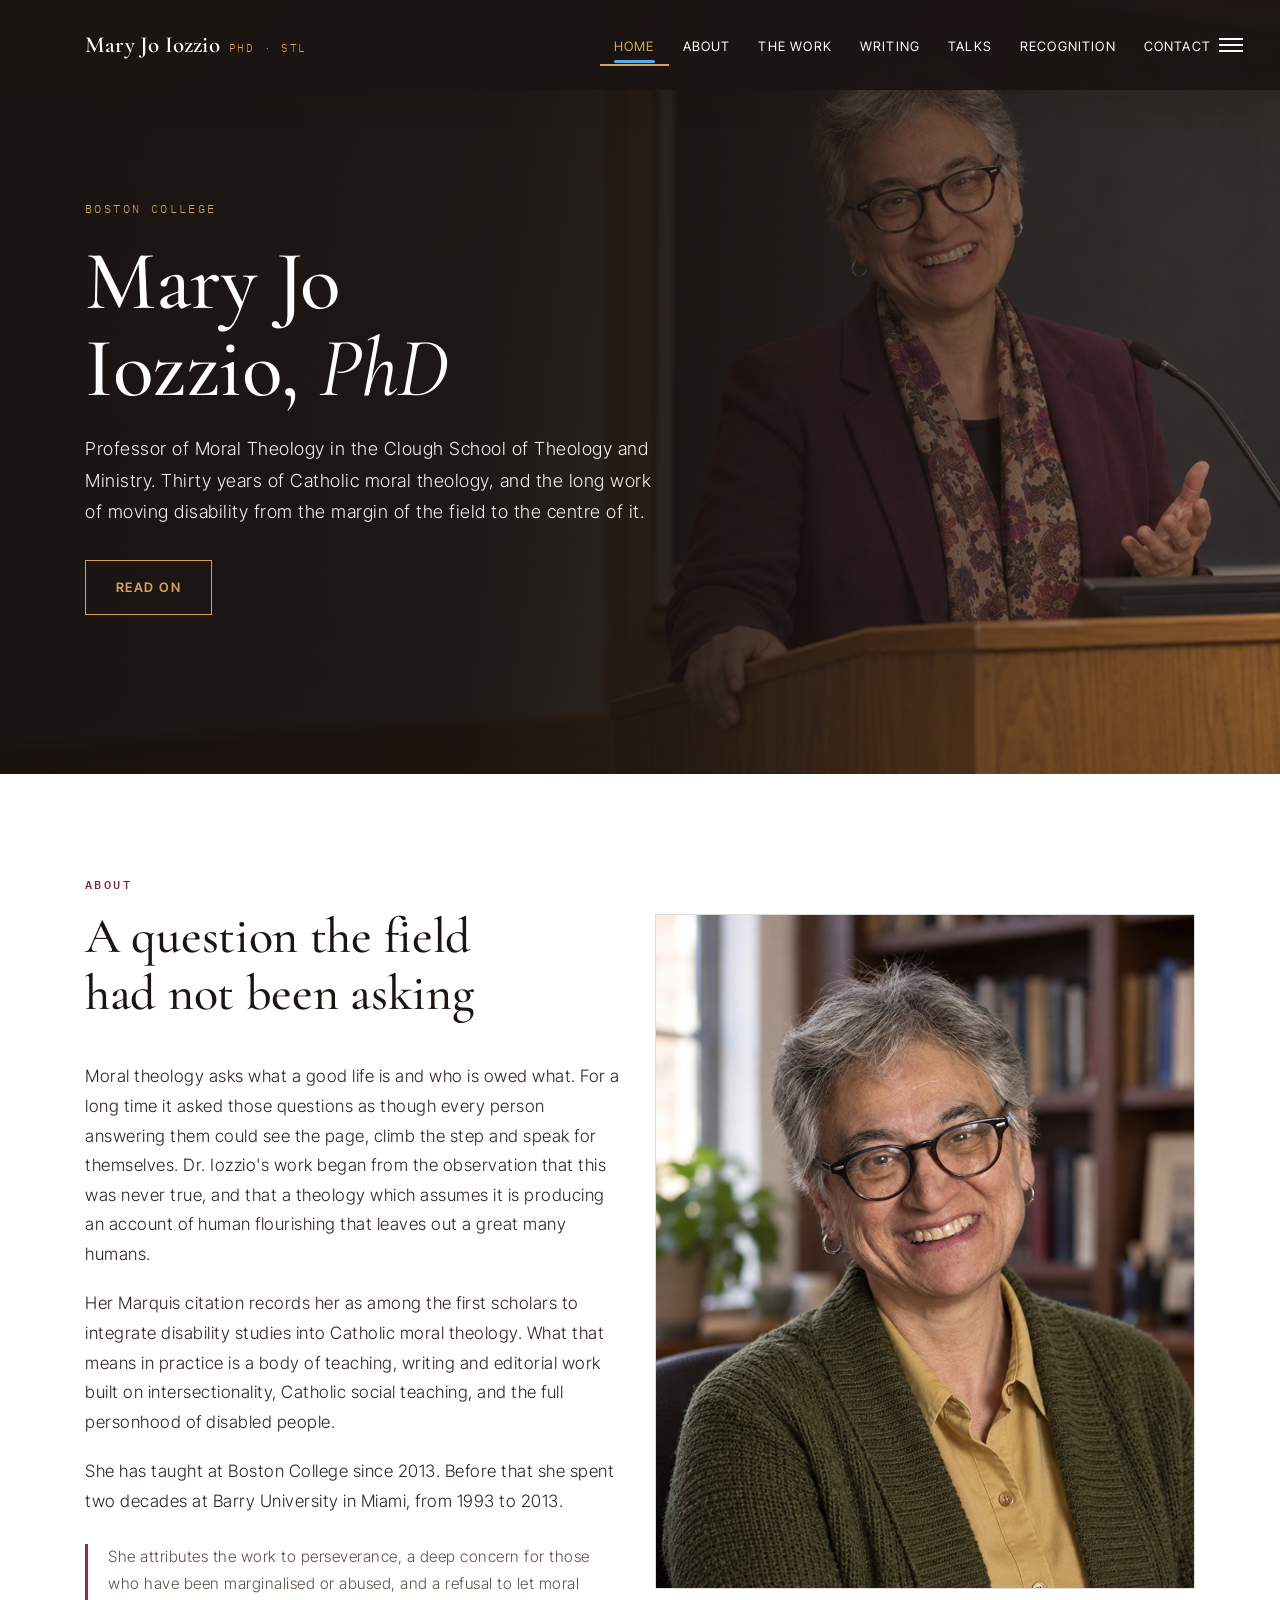
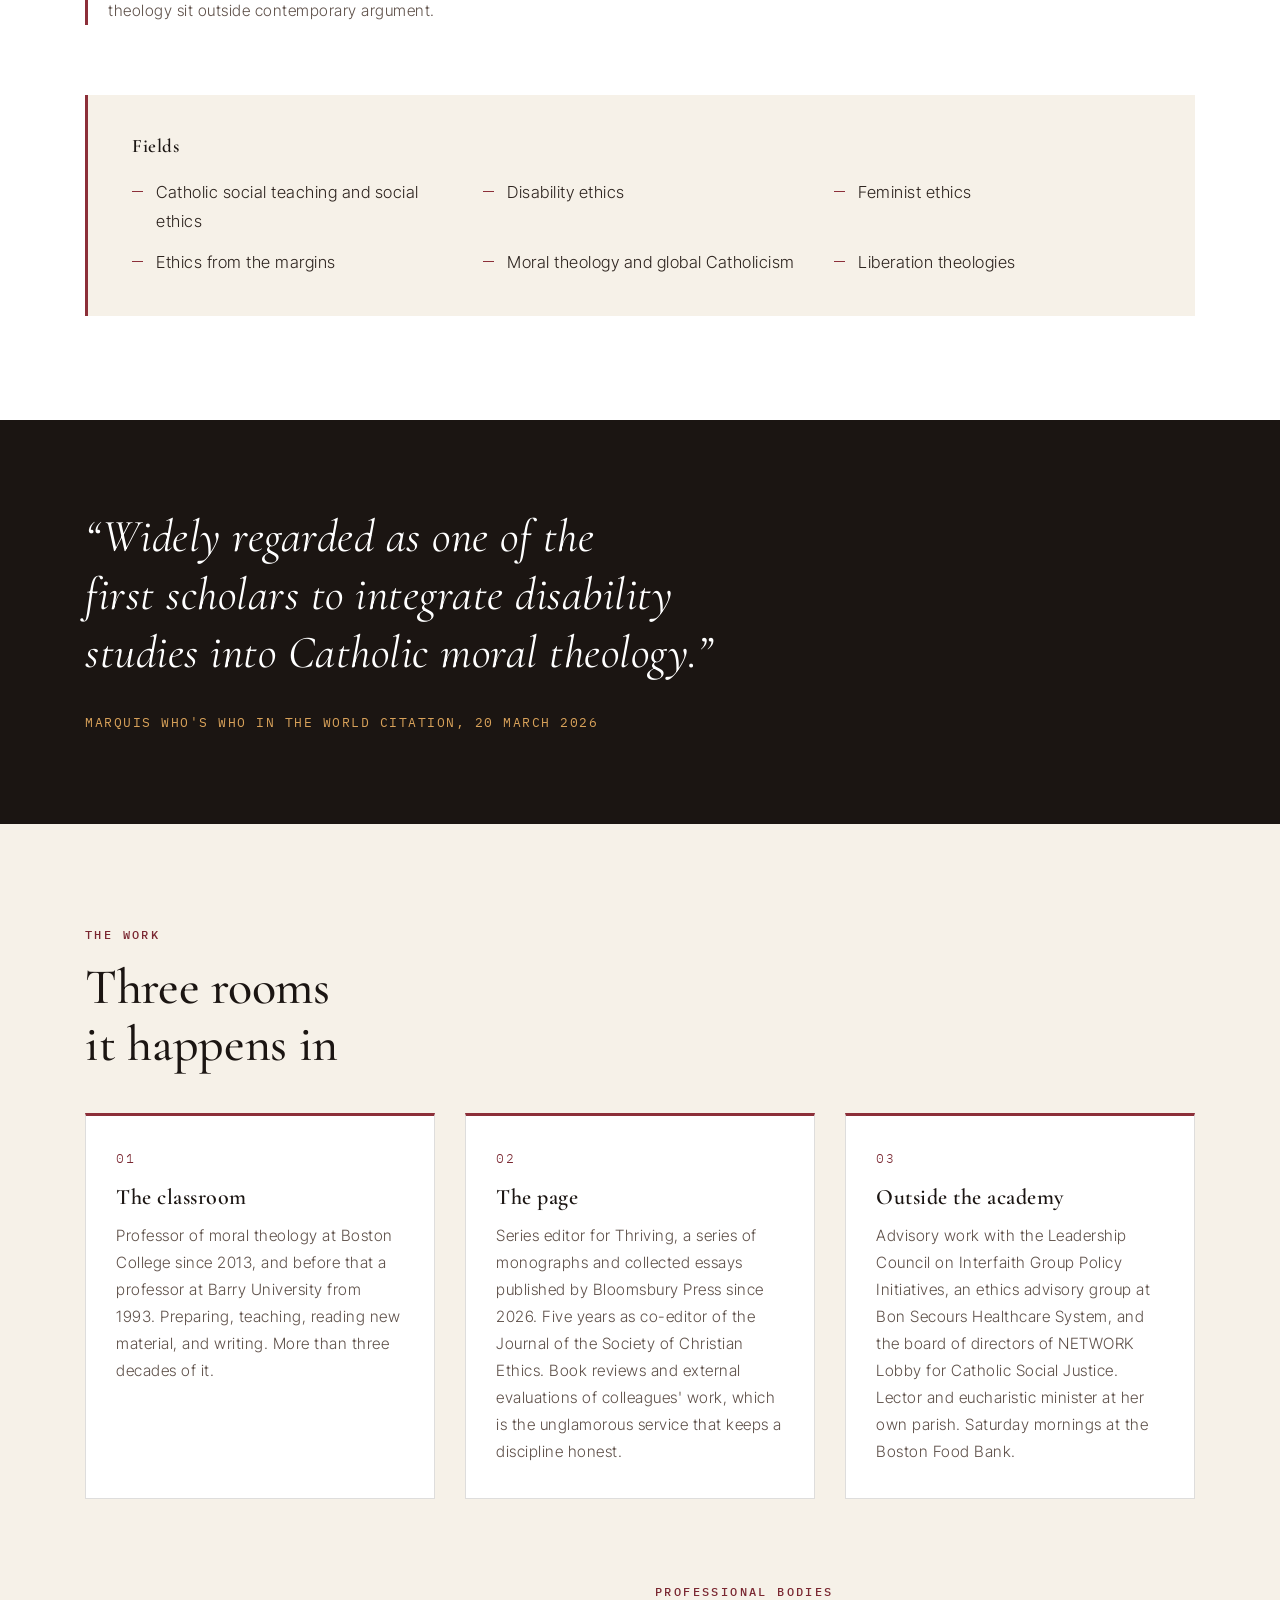
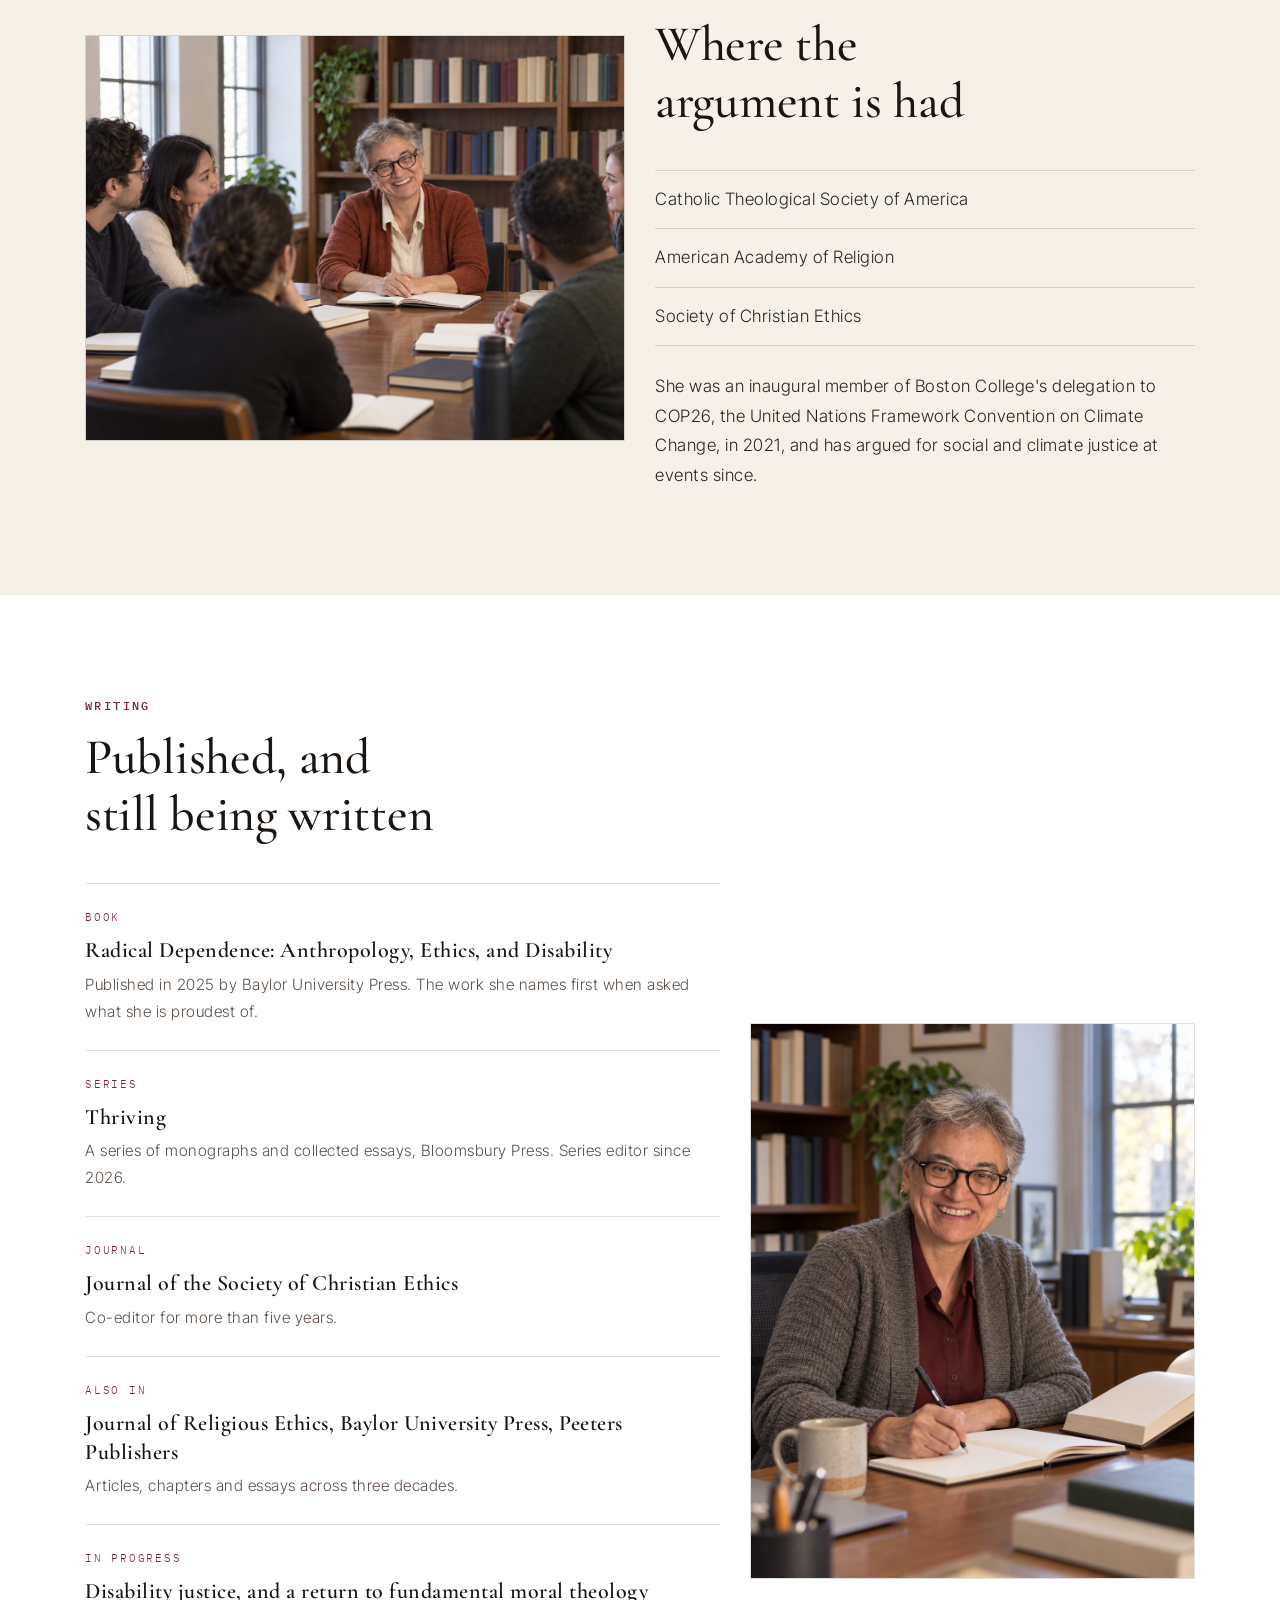
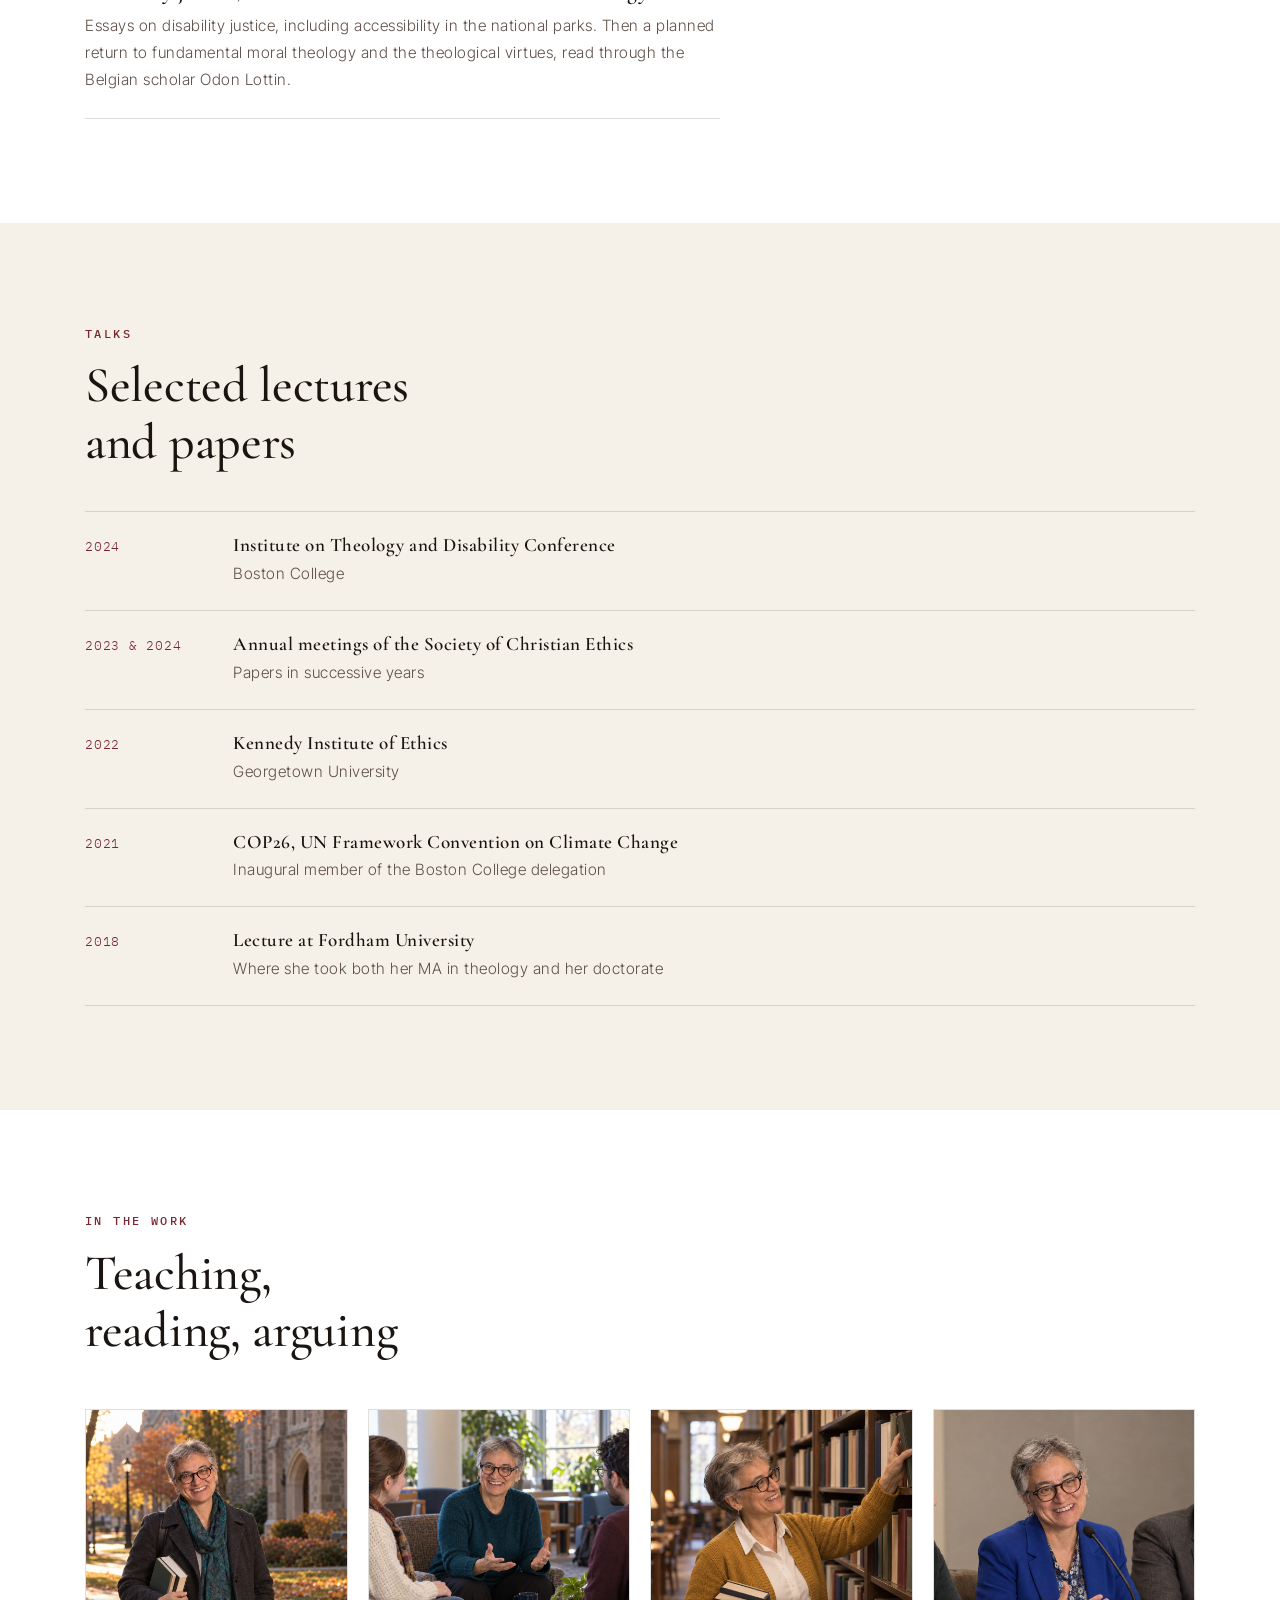
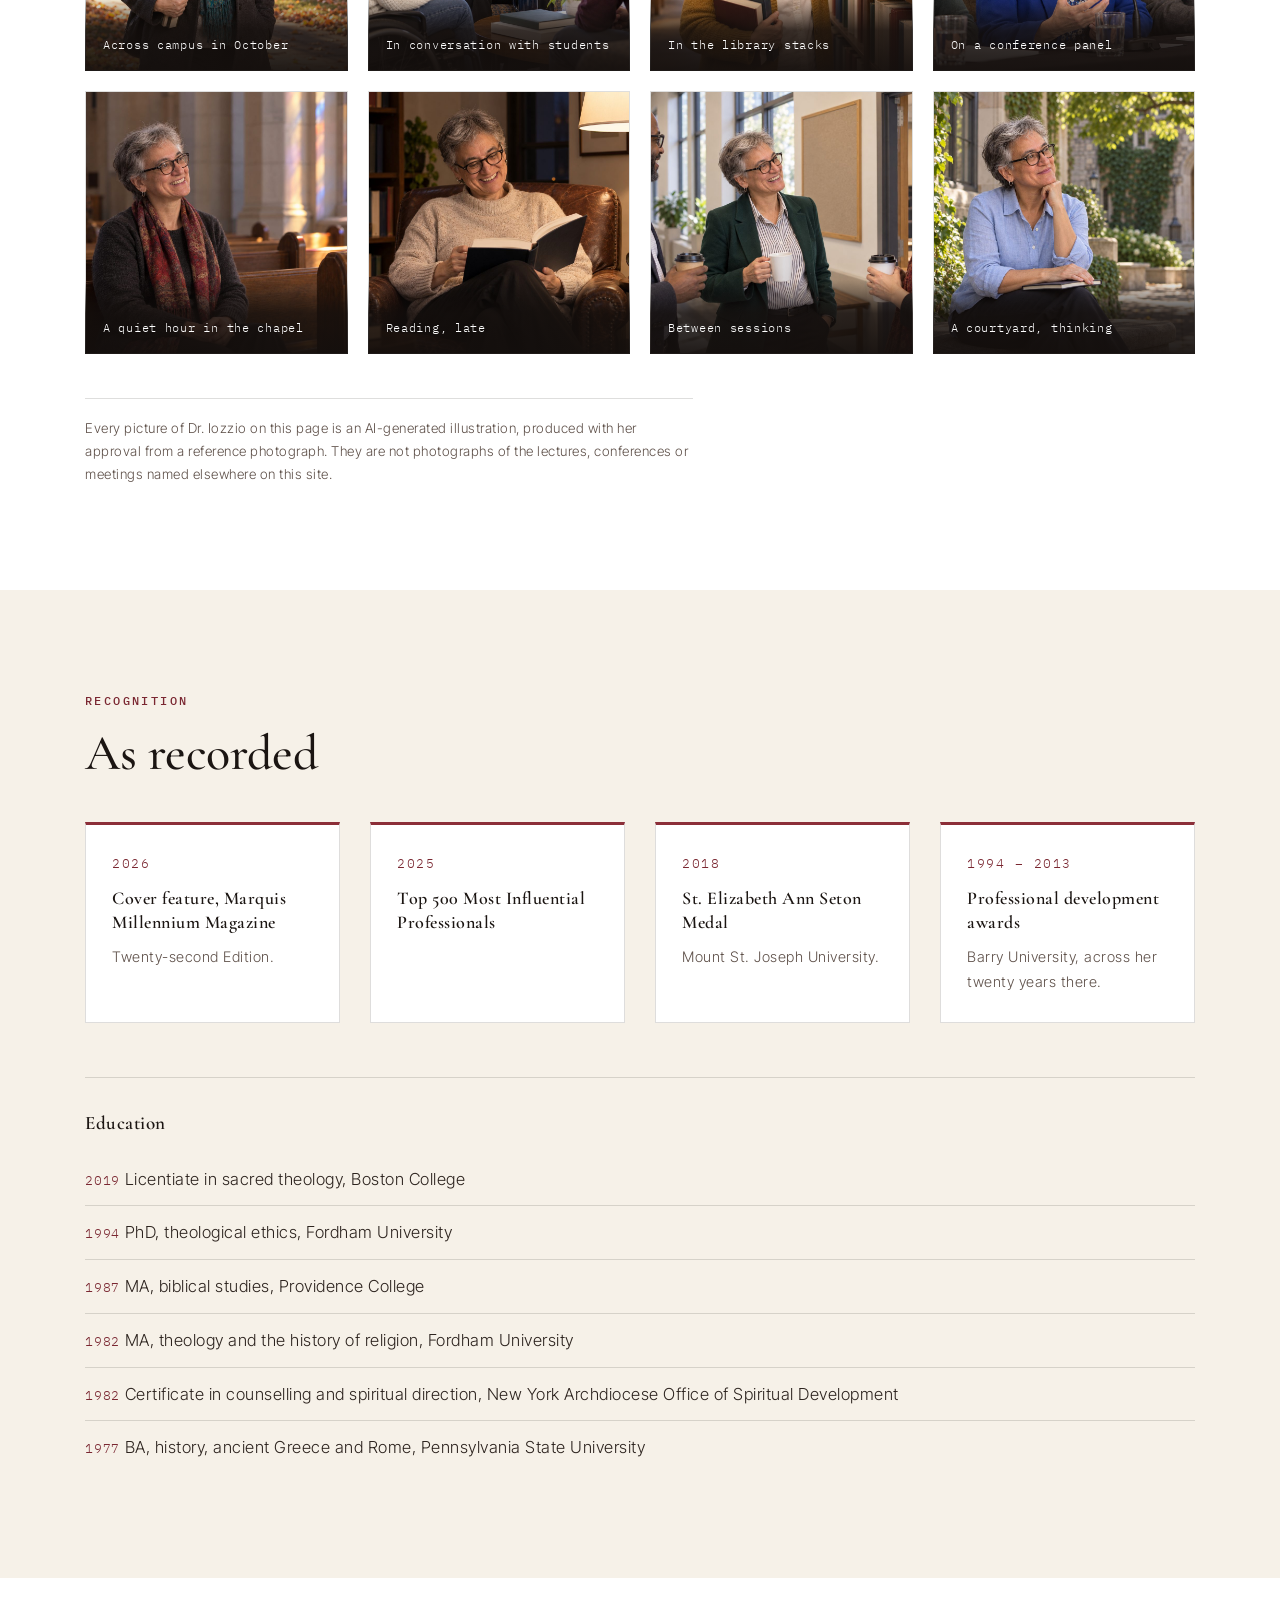
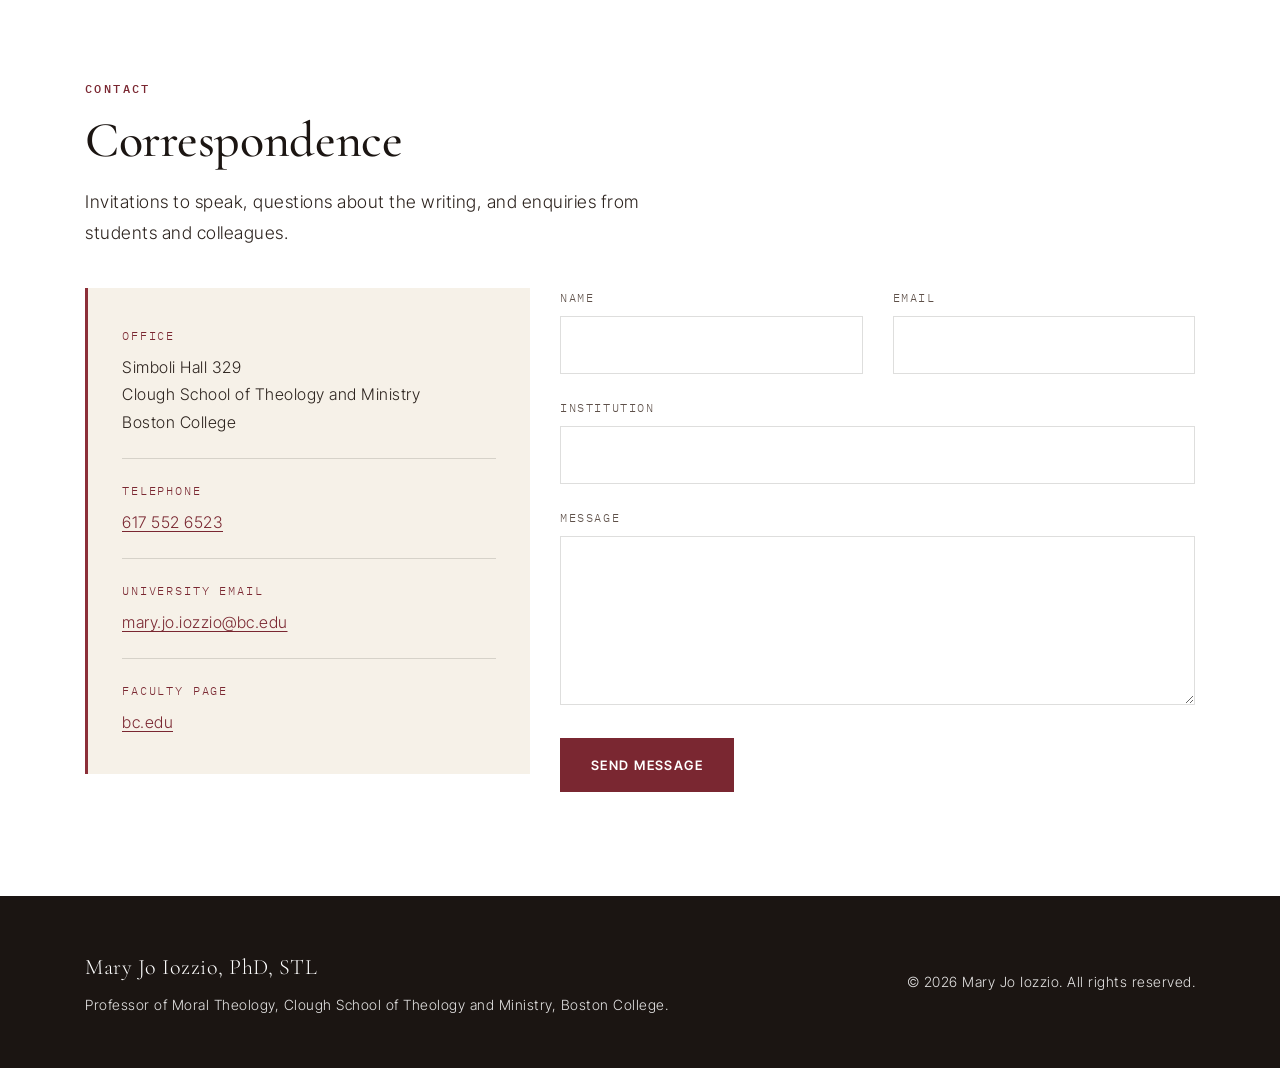
<file: index.html>
<!DOCTYPE html>
<html lang="en">
<head>
    <meta charset="utf-8">
    <meta content="width=device-width, initial-scale=1, shrink-to-fit=no" name="viewport">
    <meta name="description" content="Mary Jo Iozzio, PhD, STL, Professor of Moral Theology at the Clough School of Theology and Ministry, Boston College. Thirty years of Catholic moral theology, and the work of putting disability at the centre of it.">
    <meta name="robots" content="noindex,nofollow">
    <title>Mary Jo Iozzio, PhD</title>
    <link rel="icon" href="resume/img/favicon.png">
    <link rel="stylesheet" href="vendor/css/bundle.min.css">
    <link rel="stylesheet" href="vendor/css/LineIcons.min.css">
    <link rel="stylesheet" href="resume/css/style.css">
    <!-- Site stylesheet. Loads last so it wins the cascade. -->
    <link rel="stylesheet" href="resume/css/site.css">
</head>
<body>

<div class="preloader" id="mj-loader">
    <div class="centrize full-width"><div class="vertical-center">
        <div class="spinner"><div class="double-bounce1"></div><div class="double-bounce2"></div></div>
    </div></div>
</div>

<header>
    <nav class="navbar navbar-top-default navbar-expand-lg navbar-simple nav-line mj-nav">
        <div class="container">
            <a href="#home" class="logo scroll mj-logo">
                <span class="mj-logo-name">Mary&nbsp;Jo&nbsp;Iozzio</span>
                <span class="mj-logo-post">PhD &middot; STL</span>
            </a>
            <div class="collapse navbar-collapse" id="megaone">
                <div class="navbar-nav ml-auto">
                    <a class="nav-link active scroll" href="#home">Home</a>
                    <a class="nav-link scroll" href="#about">About</a>
                    <a class="nav-link scroll" href="#work">The Work</a>
                    <a class="nav-link scroll" href="#writing">Writing</a>
                    <a class="nav-link scroll" href="#talks">Talks</a>
                    <a class="nav-link scroll" href="#recognition">Recognition</a>
                    <a class="nav-link scroll" href="#contact">Contact</a>
                </div>
            </div>
            <a href="javascript:void(0)" class="sidemenu_btn" id="sidemenu_toggle">
                <span></span><span></span><span></span>
            </a>
        </div>
    </nav>

    <div class="side-menu hidden">
        <div class="inner-wrapper">
            <span class="btn-close" id="btn_sideNavClose"><i></i><i></i></span>
            <nav class="side-nav w-100">
                <ul class="navbar-nav">
                    <li class="nav-item"><a class="nav-link scroll" href="#home">Home</a></li>
                    <li class="nav-item"><a class="nav-link scroll" href="#about">About</a></li>
                    <li class="nav-item"><a class="nav-link scroll" href="#work">The Work</a></li>
                    <li class="nav-item"><a class="nav-link scroll" href="#writing">Writing</a></li>
                    <li class="nav-item"><a class="nav-link scroll" href="#talks">Talks</a></li>
                    <li class="nav-item"><a class="nav-link scroll" href="#recognition">Recognition</a></li>
                    <li class="nav-item"><a class="nav-link scroll" href="#contact">Contact</a></li>
                </ul>
            </nav>
            <div class="side-footer text-white w-100">
                <p class="text-white mj-side-note">Clough School of Theology and Ministry, Boston College</p>
            </div>
        </div>
    </div>
    <a id="close_side_menu" href="javascript:void(0);"></a>
</header>

<!-- Hero -->
<section id="home" class="mj-hero">
    <h2 class="d-none">Mary Jo Iozzio</h2>
    <div class="mj-hero-bg">
        <div class="mj-hero-inner">
            <div class="container">
                <div class="row">
                    <div class="col-lg-7 col-md-9">
                        <p class="mj-eyebrow">Boston College</p>
                        <h1 class="mj-h1">Mary Jo Iozzio, <span>PhD</span></h1>
                        <p class="mj-lede">Professor of Moral Theology in the Clough School of Theology and Ministry. Thirty years of Catholic moral theology, and the long work of moving disability from the margin of the field to the centre of it.</p>
                        <a href="#about" class="scroll mj-btn">Read on</a>
                    </div>
                </div>
            </div>
        </div>
    </div>
</section>

<!-- About -->
<section id="about" class="mj-sec">
    <div class="container">
        <div class="row align-items-center">
            <div class="col-lg-6 col-md-12 md-mb-5">
                <div class="mj-title">
                    <h5>About</h5>
                    <h2>A question the field had not been asking</h2>
                </div>
                <p class="mj-body">Moral theology asks what a good life is and who is owed what. For a long time it asked those questions as though every person answering them could see the page, climb the step and speak for themselves. Dr. Iozzio's work began from the observation that this was never true, and that a theology which assumes it is producing an account of human flourishing that leaves out a great many humans.</p>
                <p class="mj-body">Her Marquis citation records her as among the first scholars to integrate disability studies into Catholic moral theology. What that means in practice is a body of teaching, writing and editorial work built on intersectionality, Catholic social teaching, and the full personhood of disabled people.</p>
                <p class="mj-body">She has taught at Boston College since 2013. Before that she spent two decades at Barry University in Miami, from 1993 to 2013.</p>
                <p class="mj-attrib">She attributes the work to perseverance, a deep concern for those who have been marginalised or abused, and a refusal to let moral theology sit outside contemporary argument.</p>
            </div>
            <div class="col-lg-6 col-md-12">
                <div class="mj-figure">
                    <img src="resume/img/about.jpg" alt="Mary Jo Iozzio">
                </div>
            </div>
        </div>

        <div class="row">
            <div class="col-12">
                <div class="mj-fields">
                    <h4>Fields</h4>
                    <ul>
                        <li>Catholic social teaching and social ethics</li>
                        <li>Disability ethics</li>
                        <li>Feminist ethics</li>
                        <li>Ethics from the margins</li>
                        <li>Moral theology and global Catholicism</li>
                        <li>Liberation theologies</li>
                    </ul>
                </div>
            </div>
        </div>
    </div>
</section>

<!-- Pull quote band -->
<section class="mj-band">
    <div class="container">
        <div class="row">
            <div class="col-lg-9">
                <blockquote class="mj-quote">
                    <p>Widely regarded as one of the first scholars to integrate disability studies into Catholic moral theology.</p>
                    <cite>Marquis Who's Who in the World citation, 20 March 2026</cite>
                </blockquote>
            </div>
        </div>
    </div>
</section>

<!-- The work -->
<section id="work" class="mj-sec mj-work">
    <div class="container">
        <div class="row">
            <div class="col-lg-9">
                <div class="mj-title">
                    <h5>The work</h5>
                    <h2>Three rooms it happens in</h2>
                </div>
            </div>
        </div>
        <div class="row">
            <div class="col-lg-4 col-md-6 mj-card-col">
                <div class="mj-card">
                    <span class="mj-card-n">01</span>
                    <h4>The classroom</h4>
                    <p>Professor of moral theology at Boston College since 2013, and before that a professor at Barry University from 1993. Preparing, teaching, reading new material, and writing. More than three decades of it.</p>
                </div>
            </div>
            <div class="col-lg-4 col-md-6 mj-card-col">
                <div class="mj-card">
                    <span class="mj-card-n">02</span>
                    <h4>The page</h4>
                    <p>Series editor for Thriving, a series of monographs and collected essays published by Bloomsbury Press since 2026. Five years as co-editor of the Journal of the Society of Christian Ethics. Book reviews and external evaluations of colleagues' work, which is the unglamorous service that keeps a discipline honest.</p>
                </div>
            </div>
            <div class="col-lg-4 col-md-6 mj-card-col">
                <div class="mj-card">
                    <span class="mj-card-n">03</span>
                    <h4>Outside the academy</h4>
                    <p>Advisory work with the Leadership Council on Interfaith Group Policy Initiatives, an ethics advisory group at Bon Secours Healthcare System, and the board of directors of NETWORK Lobby for Catholic Social Justice. Lector and eucharistic minister at her own parish. Saturday mornings at the Boston Food Bank.</p>
                </div>
            </div>
        </div>

        <div class="row align-items-center mj-split">
            <div class="col-lg-6 col-md-12 md-mb-5">
                <div class="mj-figure">
                    <img src="resume/img/seminar.jpg" alt="Leading a graduate seminar">
                </div>
            </div>
            <div class="col-lg-6 col-md-12">
                <div class="mj-title text-left">
                    <h5>Professional bodies</h5>
                    <h2>Where the argument is had</h2>
                </div>
                <ul class="mj-list">
                    <li>Catholic Theological Society of America</li>
                    <li>American Academy of Religion</li>
                    <li>Society of Christian Ethics</li>
                </ul>
                <p class="mj-body">She was an inaugural member of Boston College's delegation to COP26, the United Nations Framework Convention on Climate Change, in 2021, and has argued for social and climate justice at events since.</p>
            </div>
        </div>
    </div>
</section>

<!-- Writing -->
<section id="writing" class="mj-sec mj-writing">
    <div class="container">
        <div class="row">
            <div class="col-lg-9">
                <div class="mj-title">
                    <h5>Writing</h5>
                    <h2>Published, and still being written</h2>
                </div>
            </div>
        </div>
        <div class="row align-items-center">
            <div class="col-lg-7 col-md-12 md-mb-5">
                <div class="mj-entry">
                    <span class="mj-entry-k">Book</span>
                    <h4>Radical Dependence: Anthropology, Ethics, and Disability</h4>
                    <!-- Subtitle confirmed by the client in her email of 6 October 2026, which
                         settles the earlier disagreement between the Marquis release and her
                         Boston College page. Publisher and year given by her in the same email. -->
                    <p>Published in 2025 by Baylor University Press. The work she names first when asked what she is proudest of.</p>
                </div>
                <div class="mj-entry">
                    <span class="mj-entry-k">Series</span>
                    <h4>Thriving</h4>
                    <p>A series of monographs and collected essays, Bloomsbury Press. Series editor since 2026.</p>
                </div>
                <div class="mj-entry">
                    <span class="mj-entry-k">Journal</span>
                    <h4>Journal of the Society of Christian Ethics</h4>
                    <p>Co-editor for more than five years.</p>
                </div>
                <div class="mj-entry">
                    <span class="mj-entry-k">Also in</span>
                    <h4>Journal of Religious Ethics, Baylor University Press, Peeters Publishers</h4>
                    <p>Articles, chapters and essays across three decades.</p>
                </div>
                <div class="mj-entry">
                    <span class="mj-entry-k">In progress</span>
                    <h4>Disability justice, and a return to fundamental moral theology</h4>
                    <p>Essays on disability justice, including accessibility in the national parks. Then a planned return to fundamental moral theology and the theological virtues, read through the Belgian scholar Odon Lottin.</p>
                </div>
            </div>
            <div class="col-lg-5 col-md-12">
                <div class="mj-figure mj-figure-tall">
                    <img src="resume/img/writing.jpg" alt="At work in the library">
                </div>
            </div>
        </div>
    </div>
</section>

<!-- Talks -->
<section id="talks" class="mj-sec mj-talks">
    <div class="container">
        <div class="row">
            <div class="col-lg-9">
                <div class="mj-title">
                    <h5>Talks</h5>
                    <h2>Selected lectures and papers</h2>
                </div>
            </div>
        </div>
        <div class="row">
            <div class="col-12">
                <ul class="mj-talks-list">
                    <li><span class="mj-yr">2024</span><div><h6>Institute on Theology and Disability Conference</h6><p>Boston College</p></div></li>
                    <li><span class="mj-yr">2023 &amp; 2024</span><div><h6>Annual meetings of the Society of Christian Ethics</h6><p>Papers in successive years</p></div></li>
                    <li><span class="mj-yr">2022</span><div><h6>Kennedy Institute of Ethics</h6><p>Georgetown University</p></div></li>
                    <li><span class="mj-yr">2021</span><div><h6>COP26, UN Framework Convention on Climate Change</h6><p>Inaugural member of the Boston College delegation</p></div></li>
                    <li><span class="mj-yr">2018</span><div><h6>Lecture at Fordham University</h6><p>Where she took both her MA in theology and her doctorate</p></div></li>
                </ul>
            </div>
        </div>
    </div>
</section>

<!-- Gallery -->
<section class="mj-sec mj-gallery-sec">
    <div class="container">
        <div class="row">
            <div class="col-lg-9">
                <div class="mj-title">
                    <h5>In the work</h5>
                    <h2>Teaching, reading, arguing</h2>
                </div>
            </div>
        </div>
        <div class="row mj-gallery">
            <div class="col-lg-3 col-md-4 col-sm-6 mj-plate"><img src="resume/img/plate-1.jpg" alt="Across campus in October"><span class="mj-plate-cap">Across campus in October</span></div>
            <div class="col-lg-3 col-md-4 col-sm-6 mj-plate"><img src="resume/img/plate-2.jpg" alt="In conversation with students"><span class="mj-plate-cap">In conversation with students</span></div>
            <div class="col-lg-3 col-md-4 col-sm-6 mj-plate"><img src="resume/img/plate-3.jpg" alt="In the library stacks"><span class="mj-plate-cap">In the library stacks</span></div>
            <div class="col-lg-3 col-md-4 col-sm-6 mj-plate"><img src="resume/img/plate-4.jpg" alt="On a conference panel"><span class="mj-plate-cap">On a conference panel</span></div>
            <div class="col-lg-3 col-md-4 col-sm-6 mj-plate"><img src="resume/img/plate-5.jpg" alt="A quiet hour in the chapel"><span class="mj-plate-cap">A quiet hour in the chapel</span></div>
            <div class="col-lg-3 col-md-4 col-sm-6 mj-plate"><img src="resume/img/plate-6.jpg" alt="Reading, late"><span class="mj-plate-cap">Reading, late</span></div>
            <div class="col-lg-3 col-md-4 col-sm-6 mj-plate"><img src="resume/img/plate-7.jpg" alt="Between sessions"><span class="mj-plate-cap">Between sessions</span></div>
            <div class="col-lg-3 col-md-4 col-sm-6 mj-plate"><img src="resume/img/plate-8.jpg" alt="A courtyard, thinking"><span class="mj-plate-cap">A courtyard, thinking</span></div>
        </div>
        <p class="mj-plate-note">Every picture of Dr. Iozzio on this page is an AI-generated illustration, produced with her approval from a reference photograph. They are not photographs of the lectures, conferences or meetings named elsewhere on this site.</p>
    </div>
</section>

<!-- Recognition -->
<section id="recognition" class="mj-sec mj-recog">
    <div class="container">
        <div class="row">
            <div class="col-lg-9">
                <div class="mj-title">
                    <h5>Recognition</h5>
                    <h2>As recorded</h2>
                </div>
            </div>
        </div>
        <div class="row">
            <div class="col-lg-3 col-md-6 mj-rcol"><div class="mj-rcard"><span class="mj-ryear">2026</span><h4>Cover feature, Marquis Millennium Magazine</h4><p>Twenty-second Edition.</p></div></div>
            <div class="col-lg-3 col-md-6 mj-rcol"><div class="mj-rcard"><span class="mj-ryear">2025</span><h4>Top 500 Most Influential Professionals</h4></div></div>
            <div class="col-lg-3 col-md-6 mj-rcol"><div class="mj-rcard"><span class="mj-ryear">2018</span><h4>St. Elizabeth Ann Seton Medal</h4><p>Mount St. Joseph University.</p></div></div>
            <div class="col-lg-3 col-md-6 mj-rcol"><div class="mj-rcard"><span class="mj-ryear">1994 &ndash; 2013</span><h4>Professional development awards</h4><p>Barry University, across her twenty years there.</p></div></div>
        </div>

        <div class="row">
            <div class="col-12">
                <div class="mj-edu">
                    <h4>Education</h4>
                    <ul>
                        <li><span class="mj-yr">2019</span> Licentiate in sacred theology, Boston College</li>
                        <li><span class="mj-yr">1994</span> PhD, theological ethics, Fordham University</li>
                        <li><span class="mj-yr">1987</span> MA, biblical studies, Providence College</li>
                        <li><span class="mj-yr">1982</span> MA, theology and the history of religion, Fordham University</li>
                        <li><span class="mj-yr">1982</span> Certificate in counselling and spiritual direction, New York Archdiocese Office of Spiritual Development</li>
                        <li><span class="mj-yr">1977</span> BA, history, ancient Greece and Rome, Pennsylvania State University</li>
                    </ul>
                </div>
            </div>
        </div>
    </div>
</section>

<!-- Contact -->
<section id="contact" class="mj-sec mj-contact">
    <div class="container">
        <div class="row">
            <div class="col-lg-9">
                <div class="mj-title">
                    <h5>Contact</h5>
                    <h2>Correspondence</h2>
                    <p>Invitations to speak, questions about the writing, and enquiries from students and colleagues.</p>
                </div>
            </div>
        </div>
        <div class="row">
            <div class="col-lg-5 col-md-12 md-mb-5">
                <div class="mj-contact-card">
                    <div class="mj-ci">
                        <span class="mj-ci-label">Office</span>
                        <p>Simboli Hall 329<br>Clough School of Theology and Ministry<br>Boston College</p>
                    </div>
                    <div class="mj-ci">
                        <span class="mj-ci-label">Telephone</span>
                        <p><a href="tel:+16175526523">617&nbsp;552&nbsp;6523</a></p>
                    </div>
                    <div class="mj-ci">
                        <span class="mj-ci-label">University email</span>
                        <p><a href="mailto:mary.jo.iozzio@bc.edu">mary.jo.iozzio@bc.edu</a></p>
                    </div>
                    <div class="mj-ci">
                        <span class="mj-ci-label">Faculty page</span>
                        <p><a href="https://www.bc.edu/bc-web/schools/stm/faculty/faculty-directory/mary-jo-iozzio.html" target="_blank" rel="noopener">bc.edu</a></p>
                    </div>
                </div>
            </div>
            <div class="col-lg-7 col-md-12">
                <!-- The form posts to FormSubmit, addressed to the email she gave on her order
                     form. FormSubmit requires the recipient to click a one-time activation
                     link on the first submission. Until that is clicked the endpoint holds
                     rather than delivers. Confirm activation before announcing the site. -->
                <form class="mj-form" action="https://formsubmit.co/mjiozzio@gmail.com" method="POST">
                    <input type="hidden" name="_subject" value="Enquiry from mary-jo-iozzio site">
                    <input type="hidden" name="_captcha" value="false">
                    <input type="hidden" name="_template" value="table">
                    <input type="text" name="_honey" style="display:none">
                    <div class="row">
                        <div class="col-md-6"><label for="mj-name">Name</label><input id="mj-name" type="text" name="name" required></div>
                        <div class="col-md-6"><label for="mj-email">Email</label><input id="mj-email" type="email" name="email" required></div>
                        <div class="col-md-12"><label for="mj-org">Institution</label><input id="mj-org" type="text" name="institution"></div>
                        <div class="col-md-12"><label for="mj-msg">Message</label><textarea id="mj-msg" name="message" rows="5" required></textarea></div>
                        <div class="col-md-12"><button type="submit" class="mj-btn mj-btn-solid">Send message</button></div>
                    </div>
                </form>
            </div>
        </div>
    </div>
</section>

<footer class="mj-footer">
    <div class="container">
        <div class="row align-items-center">
            <div class="col-md-8">
                <p class="mj-foot-name">Mary Jo Iozzio, PhD, STL</p>
                <p class="mj-foot-note">Professor of Moral Theology, Clough School of Theology and Ministry, Boston College.</p>
            </div>
            <div class="col-md-4 text-md-right">
                <p class="mj-foot-note">&copy; <span id="mj-year">2026</span> Mary Jo Iozzio. All rights reserved.</p>
            </div>
        </div>
    </div>
</footer>

<script src="vendor/js/bundle.min.js"></script>
<script src="vendor/js/jquery.appear.js"></script>
<script src="vendor/js/wow.min.js"></script>
<script src="resume/js/site.js"></script>
</body>
</html>
</file>
<file: resume/css/style.css>
/* ===================================
    About
====================================== */

/*
    Theme Name: MegaOne
    Theme URI:
    Author: Themes Industry
    Author URI:
    Description: One Page Parallax Template
    Tags: one page, multipurpose, parallax, creative, html5

 */

/* ===================================
    Table of Content
====================================== */


/*  - Fonts
    - General
    - Fonts
    - Social Icon Hover
    - Header And Navigation
    - Slider
    - About
    - Team
    - Portfolio
    - Price
    - Parallax
    - Testimonial
    - Client
    - Blog
    - Contact
    - Map
    - Footer
    - Loader
    - Media Queries   */


/* ===================================
    Google font
====================================== */

@import url('https://fonts.googleapis.com/css?family=Roboto:300,400,500,700');
@import url('https://fonts.googleapis.com/css?family=Poppins:200,300,400,500,600,700');


.main-font{font-family: 'Roboto', sans-serif;}
.alt-font{font-family: 'Poppins', sans-serif;}


/* ===================================
    General
====================================== */

body {font-family: 'Roboto', sans-serif; font-size: 16px;color: #2b2b2b;font-weight:300;line-height:25px;width: 100%; overflow-x: hidden}
.h1, .h2, .h3, .h4, .h5, .h6, h1, h2, h3, h4, h5, h6 {line-height: 1.2; font-weight: 500; font-family: 'Poppins', sans-serif;}
a, *::before, *::after, img, span, input, button, .navbar, .fixedmenu, .tp-bullet, .owl-dot, .owl-prev, .owl-next {transition: ease-in-out 0.2s;-webkit-transition: ease-in-out 0.2s;-moz-transition: ease-in-out 0.2s;-ms-transition: ease-in-out 0.2s;-o-transition: ease-in-out 0.2s;}
section,.section-padding {position: relative;overflow: hidden;}
.section-top-margin{margin-top: 7.5rem;}
a {color:inherit;text-decoration: none;}
.rev_slider_wrapper{width: 100% !important;}
.btn.focus, .btn:focus{-webkit-box-shadow: none;box-shadow: none;}
p:last-child{margin-bottom: 0 !important;}
.fa, .far, .fas{display: inline;}
a:active, a:hover{color: #55ACEE;}
blockquote {border-left: 2px solid;padding: 10px 15px 10px 35px;margin: 25px 0;font-size: 18px;line-height: 28px;margin-top: 32px;margin-bottom: 32px;}
blockquote > cite {font-weight: 400;font-size: 14px;display: block;}
.hidden{display: none;}
section{padding: 7.5rem 0;}

/* transition none */
.no-transition *{transition-timing-function:initial; -moz-transition-timing-function:initial; -webkit-transition-timing-function:initial; -o-transition-timing-function:initial; -ms-transition-timing-function:initial; transition-duration: 0s; -moz-transition-duration: 0s; -webkit-transition-duration: 0s; -o-transition-duration: 0s; -ms-transition-duration: 0s;}

/* overlay */
.bg-overlay{position: absolute;top: 0;left: 0;width: 100%;height: 100%;}

/* opacity */
.opacity-full{opacity: 1;}
.opacity-3{opacity: .3;}
.opacity-4{opacity: .4;}
.opacity-5{opacity: .5;}
.opacity-6{opacity: .6;}
.opacity-7{opacity: .7;}
.opacity-8{opacity: .8;}
.opacity-9{opacity: .9;}

/*font-weight*/
.font-weight-100{font-weight: 100;}
.font-weight-300{font-weight: 300;}
.font-weight-500{font-weight: 500;}
.font-weight-600{font-weight: 600;}

/* button */
.btn {-webkit-appearance: initial; overflow: hidden;position: -webkit-sticky;position: sticky; z-index: 2; display:inline-block; font-size: 17px; border:2px solid transparent; letter-spacing: .5px; line-height: inherit; border-radius: 0; text-transform:capitalize; width: auto;font-family: 'Poppins', sans-serif; font-weight: 500; -webkit-transition: all .5s ease;-o-transition: all .5s ease !important;transition: all .5s ease !important;}
/* button size */
.btn.btn-small {font-size:12px; padding: 4px 1.8em;}
.btn.btn-medium {font-size:12px; padding: 6px 1.8em;}
.btn.btn-large {font-size:14px; padding: 9px 34px; line-height: 1.8em;}
.btn.btn-rounded {border-radius: 50px;}

.btn-link,.btn-link:hover,.btn-link:focus{color:#55ACEE; text-decoration: none;padding: 0;}
.btn-link::after {content: attr(data-text);display: inline-block;width: 0;height: 100%;position: absolute;top: 0;left: 0;white-space: nowrap;color: #86cd88;overflow: hidden;-webkit-transition: all 0.5s cubic-bezier(0, 0, 0.2, 1);-o-transition: all 0.5s cubic-bezier(0, 0, 0.2, 1);transition: all 0.5s cubic-bezier(0, 0, 0.2, 1);}
.btn-link:hover::after {width: 100%;}

/* button background */
.btn.btn-white {background:#ffffff; border-color: #ffffff; color: #585858}
.btn.btn-white:hover, .btn.btn-white:focus {background: transparent !important; border-color: #ffffff; color:  #ffffff !important}
.btn.btn-transparent-white {background:transparent; border-color: #ffffff; color:  #ffffff}
.btn.btn-transparent-white:hover, .btn.btn-transparent-white:focus {background: #ffffff !important; color: #585858 !important}
.btn.btn-transparent-black {background:transparent; border-color: #2b2b2b; color: #2b2b2b}
.btn.btn-transparent-black:hover, .btn.btn-transparent-black:focus {background: #2b2b2b !important; color: #ffffff !important}
.btn.btn-black {background: #2b2b2b; border-color: #2b2b2b; color: #ffffff}
.btn.btn-black:hover, .btn.btn-black:focus {background: transparent !important; border-color: #2b2b2b; color: #2b2b2b !important}
.btn.btn-blue {background: #55ACEE; border-color: #55ACEE; color: #ffffff}
.btn.btn-blue:hover, .btn.btn-blue:focus {background: transparent !important; border-color: #55ACEE; color: #55ACEE !important}
.btn.btn-hvr-white:hover, .btn.btn-hvr-white:focus {background: #ffffff !important; border-color: #ffffff; color: #585858 !important}

/* background color */
.bg-main{background: #55ACEE;}
.bg-black{background: #000000;}
.bg-dark {background-color: #1d1d21 !important;}
.bg-blue {background-color: #03a9f5;}
.bg-pink {background-color: #f033b5;}
.bg-purple {background-color: #9556f5;}

/*Bg Gradient*/
.bg-gradient-1{
    background: #ffd435 ;
    background: -webkit-gradient(linear, left top, right top, color-stop(2%, #ffd435), color-stop(82%, #55ACEE));
    background: -o-linear-gradient(left, #ffd435  2%, #55ACEE 82%);
    background: linear-gradient(to right, #ffd435  2%, #55ACEE 82%);
    filter: progid:DXImageTransform.Microsoft.gradient(startColorstr='@colorPrimary', endColorstr='@colorSecondary', GradientType=1);
    overflow: hidden;
}

/* text-color */
.main-color{color: #55ACEE;}

/*Max Width*/
.mx-570{
    max-width: 570px;
    display: inline-block;
}

/* ===================================
   Social Icon Bg
====================================== */

.social-icon-bg a i.fa-facebook-f {background-color: #3B5998;}
.social-icon-bg a i.fa-twitter {background-color: #55ACEE;}
.social-icon-bg a i.fa-google-plus {background-color: #DD4B39;}
.social-icon-bg a i.fa-linkedin-in {background-color: #0976B4;}
.social-icon-bg a i.fa-instagram {background-color: #c13584;}
.social-icon-bg a i.fa-youtube {background-color: #dd4b39;}
.social-icon-bg a i.fa-pinterest-p {background-color: #B7242A;}
.social-icon-bg a i.fa-instagram {background-color: #e8715c;}
.social-icon-bg a i.fa-vimeo {background-color: #1ab7ea;}
.social-icon-bg a i.fa-vk {background-color: #4c75a3;}
.social-icon-bg a i.fa-youtube {background-color: #cd201f;}
.social-icon-bg a i.fa-pinterest {background-color: #bd081c;}
.social-icon-bg a i.fa-tumblr {background-color: #34465d;}
.social-icon-bg a i.fa-behance {background-color: #131418;}
.social-icon-bg a i.fa-dribbble {background-color: #ea4c89;}
.social-icon-bg a i.fa-google-plus {background-color: #dd4b39;}
.social-icon-bg a i.fa-xing {background-color: #026466;}
.social-icon-bg a i.fa-yelp {background-color: #af0606;}
.social-icon-bg a i.fa-vine {background-color: #00b489;}

/* ===================================
   Social Icon Bg Hover
====================================== */

.social-icon-bg-hvr a:hover i.fa-facebook-f {background-color: #3B5998;}
.social-icon-bg-hvr a:hover i.fa-twitter {background-color: #55ACEE;}
.social-icon-bg-hvr a:hover i.fa-google-plus {background-color: #DD4B39;}
.social-icon-bg-hvr a:hover i.fa-linkedin-in {background-color: #0976B4;}
.social-icon-bg-hvr a:hover i.fa-instagram {background-color: #c13584;}
.social-icon-bg-hvr a:hover i.fa-youtube {background-color: #dd4b39;}
.social-icon-bg-hvr a:hover i.fa-pinterest-p {background-color: #B7242A;}
.social-icon-bg-hvr a:hover i.fa-instagram {background-color: #e8715c;}
.social-icon-bg-hvr a:hover i.fa-vimeo {background-color: #1ab7ea;}
.social-icon-bg-hvr a:hover i.fa-vk {background-color: #4c75a3;}
.social-icon-bg-hvr a:hover i.fa-youtube {background-color: #cd201f;}
.social-icon-bg-hvr a:hover i.fa-pinterest {background-color: #bd081c;}
.social-icon-bg-hvr a:hover i.fa-tumblr {background-color: #34465d;}
.social-icon-bg-hvr a:hover i.fa-behance {background-color: #131418;}
.social-icon-bg-hvr a:hover i.fa-dribbble {background-color: #ea4c89;}
.social-icon-bg-hvr a:hover i.fa-google-plus {background-color: #dd4b39;}
.social-icon-bg-hvr a:hover i.fa-xing {background-color: #026466;}
.social-icon-bg-hvr a:hover i.fa-yelp {background-color: #af0606;}
.social-icon-bg-hvr a:hover i.fa-vine {background-color: #00b489;}

/* ===================================
   Social Icon Color
====================================== */

.social-icon-clr a i.fa-facebook {color: #3B5998;}
.social-icon-clr a i.fa-twitter {color: #55ACEE;}
.social-icon-clr a i.fa-google-plus {color: #DD4B39;}
.social-icon-clr a i.fa-linkedin-in {color: #0976B4;}
.social-icon-clr a i.fa-instagram {color: #c13584;}
.social-icon-clr a i.fa-youtube {color: #dd4b39;}
.social-icon-clr a i.fa-pinterest-p {color: #B7242A;}
.social-icon-clr a i.fa-instagram {color: #e8715c;}
.social-icon-clr a i.fa-vimeo {color: #1ab7ea;}
.social-icon-clr a i.fa-vk {color: #4c75a3;}
.social-icon-clr a i.fa-youtube {color: #cd201f;}
.social-icon-clr a i.fa-pinterest {color: #bd081c;}
.social-icon-clr a i.fa-tumblr {color: #34465d;}
.social-icon-clr a i.fa-behance {color: #131418;}
.social-icon-clr a i.fa-dribbble {color: #ea4c89;}
.social-icon-clr a i.fa-google-plus {color: #dd4b39;}
.social-icon-clr a i.fa-xing {color: #026466;}
.social-icon-clr a i.fa-yelp {color: #af0606;}
.social-icon-clr a i.fa-vine {color: #00b489;}

/* ===================================
   Social Icon Hover
====================================== */

.social-icon-clr-hvr a i:hover.fa-facebook {color: #3B5998;}
.social-icon-clr-hvr a i:hover.fa-twitter {color: #55ACEE;}
.social-icon-clr-hvr a i:hover.fa-google-plus {color: #DD4B39;}
.social-icon-clr-hvr a i:hover.fa-linkedin-in {color: #0976B4;}
.social-icon-clr-hvr a i:hover.fa-instagram {color: #c13584;}
.social-icon-clr-hvr a i:hover.fa-youtube {color: #dd4b39;}
.social-icon-clr-hvr a i:hover.fa-pinterest-p {color: #B7242A;}
.social-icon-clr-hvr a i:hover.fa-instagram {color: #e8715c;}
.social-icon-clr-hvr a i:hover.fa-vimeo {color: #1ab7ea;}
.social-icon-clr-hvr a i:hover.fa-vk {color: #4c75a3;}
.social-icon-clr-hvr a i:hover.fa-youtube {color: #cd201f;}
.social-icon-clr-hvr a i:hover.fa-pinterest {color: #bd081c;}
.social-icon-clr-hvr a i:hover.fa-tumblr {color: #34465d;}
.social-icon-clr-hvr a i:hover.fa-behance {color: #131418;}
.social-icon-clr-hvr a i:hover.fa-dribbble {color: #ea4c89;}
.social-icon-clr-hvr a i:hover.fa-google-plus {color: #dd4b39;}
.social-icon-clr-hvr a i:hover.fa-xing {color: #026466;}
.social-icon-clr-hvr a i:hover.fa-yelp {color: #af0606;}
.social-icon-clr-hvr a i:hover.fa-vine {color: #00b489;}

/* ===================================
        Header
   ====================================== */

/* nav top default */

header a.logo img {
    max-width: 130px;
    vertical-align: sub;
}

.navbar-top-default{
    position: absolute;
    top: 0;
    z-index: 99;
    overflow: hidden;
    height: 90px;
    width: 100%;
    -webkit-transition: none;
    -o-transition: none;
    transition: none;
}


.header-appear .navbar-top-default {
    height: 70px;
    position: fixed;
    z-index: 999;
    background: #ffffff;
    -webkit-animation-name: animationFade;
    animation-name: animationFade;
    -webkit-animation-duration: 1s;
    animation-duration: 1s;
    -webkit-animation-fill-mode: both;
    animation-fill-mode: both;
    -webkit-box-shadow: 0 10px 10px -10px rgba(0, 0, 0, 0.35);
    box-shadow: 0 10px 10px -10px rgba(0, 0, 0, 0.35);
}

.header-appear .navbar-top-default{
    background: #fff;

}

.navbar-top-default #megaone{
    margin-right: -30px;
}

/*Navbar Simple*/

.navbar-simple .navbar-nav .nav-link {
    font-size: 15px;
    color: #2b2b2b;
    font-weight: 400;
    text-align: center;
    padding: 0.4rem 1.5rem;
}

.nav-box-round .navbar-nav .nav-link{
    border-radius: 20px;
}

.header-appear .nav-box-round .navbar-nav .nav-link.active{
    background-color: #55ACEE;
    color: #ffffff !important;
}

.header-appear .nav-box-round .navbar-nav .nav-link:hover{
    color: #55ACEE;
}

/*nav line*/

.nav-line .navbar-nav .nav-link.active:before {
    -webkit-transform: scaleX(1);
    -ms-transform: scaleX(1);
    transform: scaleX(1);
    visibility: visible;
    opacity: 1;
}

.nav-line .navbar-nav .nav-link:before {
    position: relative;
    content: '';
    width: 100%;
    max-width: 100%;
    margin: 0 auto;
    display: table;
    height: 3px;
    border-radius: 2px;
    bottom: -28px;
    -webkit-transition: all 300ms linear;
    -o-transition: all 300ms linear;
    transition: all 300ms linear;
    -webkit-transform: scaleX(0);
    -ms-transform: scaleX(0);
    transform: scaleX(0);
    background: #55ACEE;
    visibility: hidden;
    opacity: 0;
}

/* ===================================
    Side Menu
====================================== */


.side-menu {
    width: 40%;
    position: fixed;
    right: 0;
    top: 0;
    background: #55ACEE;
    z-index: 1032;
    height: 100%;
    -webkit-transform: translate3d(100%, 0, 0);
    transform: translate3d(100%, 0, 0);
    -webkit-transition: -webkit-transform .5s ease;
    transition: -webkit-transform .5s ease;
    -o-transition: -o-transform .5s ease;
    -o-transition: transform .5s ease;
    transition: transform .5s ease;
    transition: transform .5s ease, -webkit-transform .5s ease;
    overflow: hidden;
}
.side-menu.left {
    left: 0; right: auto;
    -webkit-transform: translate3d(-100%, 0, 0);
    transform: translate3d(-100%, 0, 0);
}
.side-menu.before-side {
    width: 280px;
}
.side-menu.side-menu-active,
.side-menu.before-side{
    -webkit-transform: translate3d(0, 0, 0);
    transform: translate3d(0, 0, 0);
}
.pul-menu .side-menu.side-menu-active {
    visibility: visible; opacity: 1;
}
.side-menu .navbar-brand {
    margin: 0 0 2.5rem 0;
}

/*Side overlay*/
#close_side_menu {
    position: fixed;
    top: 0;
    left: 0;
    width: 100%;
    height: 100%;
    background-color: #000;
    -webkit-transition: opacity 300ms cubic-bezier(0.895, 0.03, 0.685, 0.22);
    -o-transition: opacity 300ms cubic-bezier(0.895, 0.03, 0.685, 0.22);
    transition: opacity 300ms cubic-bezier(0.895, 0.03, 0.685, 0.22);
    display: none;
    z-index: 1031;
    opacity: 0.4;
}

/*side clode btn*/
.side-menu .btn-close {
    height: 33px;
    width: 33px;
    display: inline-block;
    text-align: center;
    position: absolute;
    top: 30px;
    right: 15px;
    cursor: pointer;
}
.side-menu.before-side .btn-close{
    display: none;
}
.side-menu .btn-close::before, .side-menu .btn-close::after {
    position: absolute;
    left: 16px;
    content: ' ';
    height: 24px;
    width: 2px;
    background: #fff;
    top: 5px;
}
.side-menu .btn-close:before {
    -webkit-transform: rotate(45deg);
    -ms-transform: rotate(45deg);
    transform: rotate(45deg);
}
.side-menu .btn-close:after {
    -webkit-transform: rotate(-45deg);
    -ms-transform: rotate(-45deg);
    transform: rotate(-45deg);
}

/*side open btn*/

.sidemenu_btn {
    -webkit-transition: all .3s linear;
    -o-transition: all .3s linear;
    transition: all .3s linear;
    width: 36px;
    padding: 6px;
    margin-right: 1rem;
    position: absolute;
    right: 15px;
    display: inline-block;
}
.sidemenu_btn span {
    height: 2px;
    width: 100%;
    background: #2b2b2b;
    display: block;
}

.sidemenu_btn span:nth-child(2) {
    margin: 4px 0;
}

.side-menu .inner-wrapper {
    padding: 3.5rem 5rem;
    height: 100%;
    position: relative;
    overflow-y: auto;
    display: -webkit-box;
    display: -ms-flexbox;
    display: flex;
    -webkit-box-align: center;
    -ms-flex-align: center;
    align-items: center;
    text-align: left;
    -ms-flex-wrap: wrap;
    flex-wrap: wrap;
}
.pul-menu.pushwrap .side-menu .inner-wrapper{
    padding: 3.5rem 2.5rem;
}
.side-menu .side-nav {
    margin-bottom: 30px;
    display: block;
}
.side-nav .navbar-nav .nav-item{
    display: block;
    margin: 10px 0; padding: 0 !important;
    opacity: 0;
    -webkit-transition: all 0.8s ease 500ms;
    -o-transition: all 0.8s ease 500ms;
    transition: all 0.8s ease 500ms;

    -webkit-transform: translateY(30px);
    -ms-transform: translateY(30px);
    transform: translateY(30px);
}
.side-nav .navbar-nav .nav-item:first-child {
    -webkit-transition-delay: .1s;
    -o-transition-delay: .1s;
    transition-delay: .1s;
}
.side-nav .navbar-nav .nav-item:nth-child(2){
    -webkit-transition-delay: .2s;
    -o-transition-delay: .2s;
    transition-delay: .2s;
}
.side-nav .navbar-nav .nav-item:nth-child(3) {
    -webkit-transition-delay: .3s;
    -o-transition-delay: .3s;
    transition-delay: .3s;
}
.side-nav .navbar-nav .nav-item:nth-child(4) {
    -webkit-transition-delay: .4s;
    -o-transition-delay: .4s;
    transition-delay: .4s;
}
.side-nav .navbar-nav .nav-item:nth-child(5) {
    -webkit-transition-delay: .5s;
    -o-transition-delay: .5s;
    transition-delay: .5s;
}
.side-nav .navbar-nav .nav-item:nth-child(6) {
    -webkit-transition-delay: .6s;
    -o-transition-delay: .6s;
    transition-delay: .6s;
}
.side-nav .navbar-nav .nav-item:nth-child(7) {
    -webkit-transition-delay: .7s;
    -o-transition-delay: .7s;
    transition-delay: .7s;
}
.side-nav .navbar-nav .nav-item:nth-child(8) {
    -webkit-transition-delay: .8s;
    -o-transition-delay: .8s;
    transition-delay: .8s;
}
.side-nav .navbar-nav .nav-item:nth-child(9) {
    -webkit-transition-delay: .9s;
    -o-transition-delay: .9s;
    transition-delay: .9s;
}
.side-menu.side-menu-active .side-nav .navbar-nav .nav-item {
    -webkit-transform: translateY(0);
    -ms-transform: translateY(0);
    transform: translateY(0);
    opacity: 1;
}
.side-nav .navbar-nav .nav-link {
    display: inline-table;
    color: #fff;
    padding: 2px 0 3px 0 !important;
    font-size: 1.5rem;
    font-weight: 300;
    line-height: normal;
    position: relative;
    border-radius: 0;
}
.side-nav .navbar-nav .nav-link::after{
    content: "";
    position: absolute;
    background: #fff;
    display: inline-block;
    width: 0;
    height: 3px;
    bottom: 0; left: 0;
    overflow: hidden;
    -webkit-transition: all 0.5s cubic-bezier(0, 0, 0.2, 1);
    -o-transition: all 0.5s cubic-bezier(0, 0, 0.2, 1);
    transition: all 0.5s cubic-bezier(0, 0, 0.2, 1);
}

.side-nav .navbar-nav .nav-link:hover::after,
.side-nav .navbar-nav .nav-link:focus::after,
.side-nav .navbar-nav .nav-link.active::after {
    width: 100%;
}
.side-nav .navbar-nav .nav-link.active {
    background: transparent;
}
.side-menu p{
    font-size: 13px;
    margin-top: .5rem;
    margin-bottom: 0;
}

.social-icons-simple{
    margin-bottom: 0;
    margin-left: -10px;
}

.social-icons-simple li{
    display: inline-block;
}

.social-icons-simple li a {
    display: block;
    font-size: 16px;
    height: 36px;
    line-height: 38px;
    border: 1px solid transparent;
    text-align: center;
    width: 36px;
    border-radius: 50%;
    position: relative;
    z-index: 1;
    overflow: hidden;
    -webkit-transition: background-color .5s ease;
    -o-transition: background-color .5s ease;
    transition: background-color .5s ease;
}
.social-icons-simple li a:hover{
    background-color:#FFFFFF;
}

.social-icons-simple li.animated-wrap a:hover{
    background-color: transparent;
    color: #ffffff;
}
@-webkit-keyframes animationFade {
    from {
        opacity: 0;
        -webkit-transform: translate3d(0, -100%, 0);
        transform: translate3d(0, -100%, 0);
    }
    to {
        opacity: 1;
        -webkit-transform: none;
        transform: none;
    }
}
@keyframes animationFade {
    from {
        opacity: 0;
        -webkit-transform: translate3d(0, -100%, 0);
        transform: translate3d(0, -100%, 0);
    }
    to {
        opacity: 1;
        -webkit-transform: none;
        transform: none;
    }
}

/* ===================================
      Clients
   ====================================== */

#client-nav{
    margin-top: 50px;
}

.client-box{
    position: relative;
    padding: 30px;
    margin: 5px;
    border-radius: 10px;
    -webkit-box-shadow: 0px 0px 10px 1px rgba(145, 140, 145, 0.35);
    box-shadow: 0px 0px 8px 1px rgba(145, 140, 145, 0.35);
}

.client-box i.q-icon{
    font-size: 30px;
    margin-bottom: 10px;
    color:#55ACEE;
    display: inline-block;
}

.client-box .client-img{
    max-width: 50px;
    border-radius: 50px;
    overflow: hidden;
    background-color: #e8e8e8;
    margin-bottom: 15px;
    display: inline-block;
}

.client-box .client-designation{
    font-size: 14px;
}

#client-nav button{
    padding: 18px 16px;
    line-height: 0;
    border-radius: 50px;
    background: transparent;
    border: 2px solid #55ACEE;
    -webkit-transition: .3s all ease-in-out;
    -o-transition: .3s all ease-in-out;
    transition: .3s all ease-in-out;
}

#client-nav button:hover{
    background:#55ACEE;
    -webkit-transition: .3s all ease-in-out;
    -o-transition: .3s all ease-in-out;
    transition: .3s all ease-in-out;
}

#client-nav button.owl-prev{
    margin-right: 10px;
}

#client-nav button > span{
    font-size: 40px;
    display: inline-block;
    top: 2px;
    position: relative;
    color: #55ACEE;
}

#client-nav button:hover > span{
    color: #fff;
}

.partners-slider{
    margin-top: 6rem;
}

.partners-slider .logo-item{
    text-align: center;
}

.partners-slider .logo-item img{
    max-width: 170px;
    opacity: .5;
    display: inline-block;
}


/* ===================================
        Slider
   ====================================== */


.home-banner{
    display: -webkit-box;
    display: -ms-flexbox;
    display: flex;
    -webkit-box-align: center;
    -ms-flex-align: center;
    align-items: center;
    min-height: 100vh;
    padding: 0;
    padding-top: 40px;
    background: url("../img/slider-bg.jpg");
    background-size: cover;
    background-repeat: no-repeat;
    z-index: 1;
}

.home-banner:after {
    content: "";
    bottom: 0;
    display: block;
    position: absolute;
    margin-bottom: 0;
    height: 100%;
    width: 30%;
    background-image: url([data-uri])!important;
    background-position: 0 0px!important;
    background-repeat: repeat!important;
    right: 0;
    z-index: -1;
}

.heading-box h2{
    font-size: 80px;
    line-height: 90px;
    font-weight: 600;
    margin-bottom: 1.25rem;
}

.slider-right {
    position: relative;
    display: inline-block;
    margin: 0 auto;
    z-index: 2;
    float: right;
    width: auto;
}

.slider-right img {
    position: relative;
    max-height: 500px;
    width: 370px;
    -o-object-fit: cover;
    object-fit: cover;
    -webkit-box-shadow: -6px 10px 40px rgba(0,0,0,0.06);
    box-shadow: -6px 10px 40px rgba(0,0,0,0.06);
    -webkit-transition: none;
    -o-transition: none;
    transition: none;
}

.slider-right span {
    position: absolute;
    top: 0px;
    bottom: 0;
    z-index: -9;
    height: 110%;
    width: 100%;
    left: 0;
    right: 0;
    margin-left: 30px;
    margin-top: -25px;
    background: #55ACEE;
    -webkit-box-shadow: -6px 10px 40px rgba(0,0,0,0.06);
    box-shadow: -6px 10px 40px rgba(0,0,0,0.06);
    -webkit-transition: none;
    -o-transition: none;
    transition: none;
}

/*Shapes*/
.shape-square {
    position: absolute;
    width: 50px;
    height: 50px;
    background-color: #55ACEE;
    top: 8%;
    right: 5%;
    border-radius: 3px;
    -webkit-transform: rotate(45deg);
    -ms-transform: rotate(45deg);
    transform: rotate(45deg);
    -webkit-transition: all .0s ease-in-out;
    -o-transition: all .0s ease-in-out;
    transition: all .0s ease-in-out;
    -webkit-animation: rotating 20s linear infinite;
}

@-webkit-keyframes rotating {
    from{
        -webkit-transform: rotate(0deg);
    }
    to{
        -webkit-transform: rotate(360deg);
    }
}


.shape-triangle {
    position: absolute;
    width: 0;
    height: 0;
    top: 12%;
    left: 45%;
    -webkit-transform: rotate(-60deg);
    -ms-transform: rotate(-60deg);
    transform: rotate(-60deg);
    -webkit-transition: all .0s;
    -o-transition: all .0s;
    transition: all .0s;
    border-left: 20px solid transparent;
    border-right: 20px solid transparent;
    border-bottom: 50px solid #55ACEE;
    -webkit-animation: right-to-left 20s linear infinite;
}

@-webkit-keyframes right-to-left {
    0% { margin-left: 0;}
    50%{ margin-left : -100px;}
    100%{ margin-left: 0;}
}

.shape-plus {
    position: absolute;
    top: 15%;
    left: 13%;
    border-radius: 1px;
    background: #55ACEE;
    height: 40px;
    width: 5px;
    -webkit-transform: rotate(55deg);
    -ms-transform: rotate(55deg);
    transform: rotate(55deg);
    -webkit-animation: rotating 20s linear infinite;
}

.shape-plus:after {
    border-radius: 1px;
    background-color: #55ACEE;
    content: "";
    height: 5px;
    position: absolute;
    top: 17px;
    width: 40px;
    left: -17px;
}

.shape-circle{
    position: absolute;
    bottom: 50px;
    left: 70px;
    width: 60px;
    height: 60px;
    border: 5px solid #55ACEE;
    border-radius: 50%;
    -webkit-animation: heartBeat 10s linear infinite;
}

/* ===================================
      About Us
  ==================================== */

.heading-area .title{
    font-size: 3rem;
    margin-bottom: 25px;
}

.heading-area .sub-title{
    margin-bottom: 15px;
    font-weight: 400;
}

.dot-box:after {
    content: "";
    position: absolute;
    top: 50%;
    left: 80px;
    z-index: -1;
    -webkit-transition: all 0s;
    -o-transition: all 0s;
    transition: all 0s;
    background-image: url([data-uri])!important;
    background-position: 0 0px!important;
    background-repeat: repeat!important;
    background-size: 15px;
    width: 150px;
    height: 150px;
    -webkit-transform: rotate(45deg);
    -ms-transform: rotate(45deg);
    transform: rotate(45deg);
}

.feature-item {
    margin-right: 20px;
    padding: 30px 25px;
    border-radius:10px;
    text-align: left;
    background-color: #fff;
    -webkit-box-shadow: 0px 0px 10px 1px rgba(145, 140, 145, 0.35);
    box-shadow: 0px 0px 8px 1px rgba(145, 140, 145, 0.35);
}

.feature-item:nth-child(2){
    margin-top: 23px;
}

.feature-item > i.f-icon{
    font-size: 28px;
    height: 55px;
    width: 55px;
    line-height: 55px;
    background-color: #55ACEE;
    display: inline-block;
    vertical-align: middle;
    text-align: center;
    border-radius: 50px;
    color: #fff;
}

.feature-item .title {
    margin: 1.5rem 0 .8rem;
}

.feature-item .r-icon{
    font-size: 25px;
    font-weight: 900;
    display: block;
    text-align: right;
    color: #d5d3d3;
}

.feature-item p{
    margin-bottom: 15px;
    font-size: 14px;
}

/* ===================================
   Parallax
====================================== */

.parallax-box{
    padding: 3rem 0;
    text-align: center;
}
.parallax-box i{
    font-size: 2.5rem;
    display: inline-block;
    margin-bottom: 25px;
    -webkit-transition: transform .3s ease-in-out;
    -o-transition: transform .3s ease-in-out;
    -webkit-transition: -webkit-transform .3s ease-in-out;
    transition: -webkit-transform .3s ease-in-out;
    transition: transform .3s ease-in-out;
    transition: transform .3s ease-in-out, -webkit-transform .3s ease-in-out;
}
.parallax-box:hover i{
    -webkit-transform: translateY(-5px);
    -ms-transform: translateY(-5px);
    transform: translateY(-5px);
    -webkit-transition: transform .3s ease-in-out;
    -o-transition: transform .3s ease-in-out;
    -webkit-transition: -webkit-transform .3s ease-in-out;
    transition: -webkit-transform .3s ease-in-out;
    transition: transform .3s ease-in-out;
    transition: transform .3s ease-in-out, -webkit-transform .3s ease-in-out;
}

.parallax-box h2{
    font-size: 2.5rem;
    margin-bottom: 10px;
}
.parallax-box h5{
    font-weight: 400;
    font-size: 1.1rem;
}

/* ===================================
    Services
====================================== */

.services-skill li{
    list-style: none;
    margin-top: 25px;
}

.services-skill .progress{
    border-radius: 50px;
    height: 13px;
}

.services-skill .progress-bar{
    border-radius: 50px;
    background-color: #55ACEE;
}

.progress-item b{
    font-weight: 600;
}

.counter-area{
    margin-top: 3.5rem;
    display: -webkit-box;
    display: -ms-flexbox;
    display: flex;
    -ms-flex-line-pack: center;
    align-content: center;
    -webkit-box-pack: justify;
    -ms-flex-pack: justify;
    justify-content: space-between;
}

.counter-area .counters .content{
    display: inline-block;
}

.counter-area .counters .c-icon{
    font-size: 40px;
    margin-right: 15px;
    color: #55ACEE;
}

.services-about{
    height: 550px;
    width: 100%;
    display: block;
    position: relative;
    top: 0;
    padding-top: 10px;
    background-image: url([data-uri])!important;
    background-position: 0 0px!important;
    background-repeat: repeat!important;
    right: 0;
    background-size: 15px;
}


.services-about .service-image{
    float: right;
    max-width: 450px;
}

.services-about .content{
    position: absolute;
    background-color:#55ACEE;
    bottom: 0;
    left: 0;
    max-width: 500px;
    color: #fff;
    padding: 50px;
    text-align: left;
}

.services-about .content h5{
    color: #fff;
}

.services-about .content:before{
    content: "\f10d";
    font-family: "Font Awesome 5 Free";
    font-size: 230px;
    position: absolute;
    font-weight: 700;
    opacity: .1;
    top: 100px;
    left: 30px;
}

/* ===================================
    Cube Portfolio
====================================== */

.cube-portfolio1 .cbp-l-filters-button .cbp-filter-item{
    background: transparent;
    border: none;
    margin: 10px 4px 6px 4px;
    padding: 10px 0;
    font-size: 14px;
    font-weight: 500;
    color: #333333;
    display: inline-block;
    font-family:'Poppins', sans-serif;
    -webkit-transition: all .2s ease-in-out;
    -o-transition: all .2s ease-in-out;
    transition: all .2s ease-in-out;
}

.cube-portfolio1 .cbp-l-grid-mosaic-flat .cbp-caption-activeWrap {
    background-color:#55ACEE;
    -webkit-transition: opacity .3s ease-in-out;
    -o-transition: opacity .3s ease-in-out;
    transition: opacity .3s ease-in-out;
}

.cube-portfolio1 .cbp-caption-zoom .cbp-caption:hover .cbp-caption-activeWrap {
    opacity: .8;
}

.cbp-l-caption-alignCenter{
    position: absolute;
    top: 0;
    z-index: 4;
    opacity: 0;
    -webkit-transition: opacity .4s ease-in-out;
    -o-transition: opacity .4s ease-in-out;
    transition: opacity .4s ease-in-out;
}
.cube-portfolio1 .cbp-caption-zoom .cbp-caption:hover .cbp-l-caption-alignCenter {
    opacity: 1;
}

.cbp-l-caption-body p{
    font-size: 12px;
}

.cbp-l-caption-body h5{
    font-weight: 400;
}

.plus {
    display: block;
    margin: 0 auto;
    height: 70px;
    width: 70px;
    position: relative;
    overflow: hidden;
    margin-bottom: 1rem;
}


.plus::before {
    width: 2px;
    margin-left: -1px;
    left: 50%;
    top: 5px;
    bottom: 5px;
}
.plus::after {
    height: 2px;
    margin-top: -1px;
    top: 50%;
    left: 5px;
    right: 5px;
}

.plus::before, .plus::after {
    content: " ";
    position: absolute;
    background: #fff;
}

/* ===================================
    Blog
====================================== */

.hover-effect{
    position: relative;
    overflow: hidden;
}

.hover-effect::before {
    right: 0;
    opacity: 1;
    top: 0;
}
.hover-effect::before, .hover-effect::after {
    content: "";
    background: #fff;
    height: 0;
    width: 0;
    z-index: 1;
    position: absolute;
    -webkit-transition-duration: 1.3s;
    -o-transition-duration: 1.3s;
    transition-duration: 1.3s;
}
.hover-effect::after {
    bottom: 0;
    opacity: .7;
    left: 0;
}
.hover-effect::before, .hover-effect::after {
    content: "";
    background: #fff;
    height: 0;
    width: 0;
    z-index: 1;
    position: absolute;
    -webkit-transition-duration: 1.3s;
    -o-transition-duration: 1.3s;
    transition-duration: 1.3s;
}
.hover-effect:hover::after, .hover-effect:hover::before {
    height: 100%;
    opacity: 0;
    width: 100%;
}

/* ===================================
   Contact
====================================== */

.contact-form .form-control {
    border: none;
    border-bottom: 1px solid #d4d4d4;
    padding: 10px 0;
    background: #fff;
    letter-spacing: .5px;
    font-weight: 400;
    border-radius: 0;
    -webkit-box-shadow: none;
    box-shadow: none;
    font-size: 14px;
    min-height: 35px;
    position: relative;
    -webkit-transition: border .9s ease;
    -o-transition: border .9s ease;
    transition: border .9s ease;
}

.contact-form .form-group {
    margin-bottom: 1.5rem;
}

.contact-form textarea.form-control {
    min-height: 140px;
    resize: none;
    margin-bottom: 0;
}

.contact-form .form-group:nth-last-child(1){
    margin-bottom: 0;
}

.map-half {
    height: 650px;
    width: 100%;
    margin: 0 auto;
}

.bg-map{
    background: url("../img/map.jpg");
}

.address-item {
    list-style: none;
    padding: 30px;
    margin: 0;
    margin-top: 40px;
    text-align: left;
    background-color: #f8f9fa;
    position: relative;
    display: inline-block;
    width: 100%;
}

.address-item li{
    width: 50%;
    display: -webkit-box;
    display: -ms-flexbox;
    display: flex;
    float: left;
    -webkit-box-align: center;
    -ms-flex-align: center;
    align-items: center;
}

.address-item i{
    font-size: 35px;
    margin-right:20px;
}

/* ===================================
   Footer
====================================== */

.footer-style-1{
    padding: 5rem 0;
}

.footer-social ul{
    margin: 0;
    padding: 0;
}

.footer-social li{
    display: inline-block;
}

.footer-social a {
    display: block;
    width: 45px;
    height: 45px;
    text-align: center;
    line-height: 45px;
    border-radius: 50px;
    font-size: 17px;
    margin: 0 10px 0 0;
    border: 1px solid transparent;
    -webkit-transition: background-color .2s ease-in-out;
    -o-transition: background-color .2s ease-in-out;
    transition: background-color .2s ease-in-out;
}

.footer-social li:nth-last-child(1) a{
    margin-right: 0;
}

.footer-social li a:hover{
    background-color:#00bcd4;
    color: #ffffff;
}

.company-about{
    font-size: 14px;
}

/* ===================================
   Scroll Top
====================================== */

.scroll-top-arrow, .scroll-top-arrow:focus {
    font-size: 23px;
    line-height: 47px;
    color: #fff;
    background-color: #00bcd4;
    display: none;
    height: 45px;
    width: 45px;
    cursor: pointer;
    padding: 0;
    position: fixed;
    bottom: 20px;
    right: 20px;
    text-align: center;
    text-decoration: none;
    z-index: 80;
    border-radius: 50px;
    -webkit-transition: all .3s ease-in-out;
    -o-transition: all .3s ease-in-out;
    transition: all .3s ease-in-out; }

.scroll-top-arrow:hover {
    background-color: #00bcd4; }



/* ===================================
    Background images
====================================== */

.bg-img1{
    background-image: url("../img/bg-img-1.jpg");
}

[class*=bg-img]{
    position: relative;
    background-size: cover;
    width: 100%;
    height: 100%;
    background-position: center center;
    background-repeat: no-repeat;
    overflow: hidden;
}


/* ===================================
        Preloader
   ====================================== */

.preloader {
    position: fixed;
    top: 0;
    left: 0;
    width: 100%;
    height: 100%;
    text-align: center;
    background: #ffffff;
    z-index: 999;
}

.centrize {
    display: table;
    table-layout: fixed;
    height: 100%;
    position: relative;
}
.full-width {
    max-width: 100%;
    width: 100%;
}

.vertical-center {
    display: table-cell;
    vertical-align: middle;
}

.preloader .spinner {
    position: relative;
    display: inline-block;
    width: 40px;
    height: 40px;
}

.preloader .spinner .double-bounce1,
.preloader .spinner .double-bounce2 {
    position: absolute;
    top: 0;
    left: 0;
    width: 100%;
    height: 100%;
    background: #55ACEE;
    opacity: 1;
    -webkit-animation: loader-bounce 2s infinite ease-in-out;
    animation: loader-bounce 2s infinite ease-in-out;
    border-radius: 50%;
    -moz-border-radius: 50%;
    -webkit-border-radius: 50%;
    -khtml-border-radius: 50%;
}

.preloader .spinner .double-bounce2 {
    -webkit-animation-delay: -1s;
    animation-delay: -1s;
    opacity: 0.1;
}

@-webkit-keyframes loader-bounce {
    0%,
    100% {
        -webkit-transform: scale(0);
    }

    50% {
        -webkit-transform: scale(1);
    }

}

@keyframes loader-bounce {
    0%,
    100% {
        transform: scale(0);
        -webkit-transform: scale(0);
    }

    50% {
        transform: scale(1);
        -webkit-transform: scale(1);
    }

}

/* ===================================
   Other Page
====================================== */

.page-title{
    position:relative;
    text-align:center;
    margin-top: 90px;
    padding:125px 0px 125px;
    background:url("../img/blog-cover.jpg");
    background-size: cover;
    background-position: top center;
}

.page-title .auto-container{
    position:relative;
}

.page-title h2{
    position:relative;
    color:#ffffff;
    font-weight:600;
    line-height:1.2em;
    margin-bottom: 10px;
    font-size:3.5rem;
    text-transform:capitalize;
}

.page-breadcrumb{
    position:relative;
}

.page-breadcrumb li{
    position:relative;
    display:inline-block;
    margin-right:10px;
    padding-right:15px;
    color:#ffffff;
    font-size:14px;
    font-weight:400;
    text-transform:capitalize;
}

.page-breadcrumb li:after{
    position:absolute;
    content: "\f101";
    right:-5px;
    top:1px;
    color:#ffffff;
    font-size:14px;
    font-weight:900;
    font-family: "Font Awesome 5 Free";
}

.page-breadcrumb li:last-child::after{
    display: none;
}

.page-breadcrumb li:last-child{
    padding-right:0px;
    margin-right:0px;
}

.page-breadcrumb li a{
    color:#fff;
    font-weight:400;
    transition:all 0.3s ease;
    -moz-transition:all 0.3s ease;
    -webkit-transition:all 0.3s ease;
    -ms-transition:all 0.3s ease;
    -o-transition:all 0.3s ease;
}

.page-breadcrumb li a .icon{
    margin-right:4px;
    color:#00bcd4;
}

.page-breadcrumb li a:hover{
    color:#ffffff;
}

.blog-classic{
    padding: 4rem 0;
    border-bottom: 1px solid #efefef;
    text-align: left;
}

.blog-classic:first-child{
    padding-top: 0;
}

#searchform input{
    border-radius: 50px;
    padding: 10px 20px;
}

.post-thumbnail{
    margin-bottom: 2.5rem;
}

.post-details .post-categories{
    display: block;
    margin-bottom: 1rem;
}

.post-details .post-categories a{
    position: relative;
    color: #00bcd4;
    padding: 4px 15px;
    margin-right: 3px;
    display: inline-block;
    border: 1px solid #00bcd4;
    border-radius: 50px;
    -webkit-transition: all .3s ease-in-out;
    -o-transition: all .3s ease-in-out;
    transition: all .3s ease-in-out;
}

.post-details .post-categories a:hover{
    color: #fff;
    background-color: #00bcd4;
}

.post-details{
    font-size: 13px;
    line-height: 2;
    font-weight: 400;
    color: #939393;
    margin-bottom: .8rem;
}

.post-separator{
    margin: 0 5px;
}

.post-title{
    font-size: 1.7rem;
    margin-bottom: 1rem;
}

/* blog post navigation */
.blog-post-navigation {
    padding-top: 4rem; }

.blog-post-navigation i.fa-long-arrow-left {
    padding-right: 10px; }

.blog-post-navigation i.fa-long-arrow-right {
    padding-left: 10px; }

.blog-post-navigation .page-link {
    position: relative;
    display: block;
    padding: 0.7rem 1.1rem;
    color: #3E3939;
    text-decoration: none; }

.blog-post-navigation .page-link.current {
    z-index: 1;
    color: #3E3939;
    background-color: #e9ecef;
    border-color: #dee2e6; }

.blog-detail-nav {
    margin-top: 2.5rem;
    position: relative;
    display: block;
    text-align: left;
    line-height: 1;
}

.blog-single .footer-meta{
    padding-top: 4rem;
}

.blog-single .post-title{
    margin-bottom: 1.8rem;
}

.blog-single .post-tags span {
    display: block; }

.blog-single .post-tags a {
    background-color: #f7f8fa;
    display: inline-block;
    padding: 6px 17px;
    margin: 0 5px 5px 0;
    color: #3E3939;
    text-decoration: none;
    font-weight: 500;
    font-size: 11px;
    text-transform: capitalize; }

.blog-single .post-tags a:hover {
    background-color: #3264f5;

    color: #fff; }

.blog-single .post-details.alt-font {
    margin-bottom: 25px; }

.blog-single .post-social{
    text-align: right;
}

.blog-single .post-social > ul{
    margin: 0;
    padding: 0;
}

.blog-single .post-social > ul > li{
    display: inline-block;
    list-style: none;
}

.blog-single .post-social > ul > li > a:last-child {
    margin-right: 0; }

.blog-single .post-social > ul > li > a > i {
    color: #fff;
    display: block;
    width: 37px;
    height: 37px;
    line-height: 37px;
    text-align: center;
    font-size: 13px;
    font-weight: 400;
    -webkit-transition: all .3s ease-in-out;
    -o-transition: all .3s ease-in-out;
    transition: all .3s ease-in-out; }


.blog-single .post-social > ul > li > a:hover i{
    border-radius: 50px;
    -webkit-transition: all .3s ease-in-out;
    -o-transition: all .3s ease-in-out;
    transition: all .3s ease-in-out;
}

.resume-author {
    padding: 50px;
    border: 1px solid #f8f9fa;
    background-color: #f8f9fa;
    margin-top: 4rem; }

.post-navigation ~ .resume-author{
    margin-top: 0;
}

.author-avatar {
    width: 125px;
    height: 125px;
    line-height: 125px;
    text-align: center;
    display: inline-block;
    -webkit-box-sizing: border-box;
    -ms-box-sizing: border-box;
    box-sizing: border-box;
    border-radius: 50%;
    float: left;
    overflow: hidden; }

.author-content {
    padding-left: 1.9rem;
    overflow: hidden; }

.author-content a:not(:hover):not(:focus) {
    text-decoration: none; }

.author-content span {
    color: #939393;
    font-size: 14px;
}

.author-content h6 {
    margin: 0 0 10px;
    line-height: 1.2;
    font-size: 1.3rem;
}

.author-content h6 a:not(:hover):not(:focus) {
    color: #232323; }



/* ===================================
     Widget Area
   =================================== */


.resume-widget > .widget {
    padding: 40px 48px;
    background-color: #f8f9fa;
    margin-bottom: 30px;
    text-align: left;}

.resume-widget > .widget_media_image {
    padding: 0;
    text-align: center;
    background-color: transparent; }

.resume-widget > .widget_media_image img {
    width: 100%; }

.resume-widget > .widget .widget-title {
    font-size: 1.2rem;
    line-height: 1.4;
    margin-top: 0;
    margin-bottom: 24px; }

.btn-search {
    height: 38px;
    width: 38px;
    border-radius: 50px;
    border: 0;
    padding: 0;
    text-align: center;
    line-height: 38px;
    position: absolute;
    right: 0;
    z-index: 5;
    cursor: pointer;
    background: #00bcd4;
    color: #fff;
}

.resume-widget > .widget .widget-title a {
    font-size: inherit;
    line-height: inherit;
    text-decoration: none;
    font-weight: 700; }

.resume-widget > .widget .blog-latest-post > li {
    display: -webkit-box;
    display: -ms-flexbox;
    display: flex;
    margin-bottom: 20px; }

.resume-widget > .widget .blog-latest-post > li:nth-last-child(1) {
    margin-bottom: 0; }

.resume-widget > .widget .blog-latest-post > li .post-head {
    font-size: 12px;
    line-height: 1.5;
    display: inline-block;
    max-width: 160px;
    font-weight: 400;
}

.resume-widget > .widget .blog-latest-post > li .post-head > .title {
    font-size: 15px;
    line-height: 1.4;
    font-weight: 600;
    margin-bottom: 5px;
    display: block; }

.resume-widget > .widget .blog-latest-post > li figure {
    min-width: 90px;
    max-width: 90px;
    margin-right: 15px;
    border-radius: 50px;
    display: inline-block;
    float: left;
    margin-bottom: 0; }

.resume-widget > .widget ol, .resume-widget > .widget ul {
    margin: 0;
    padding: 0;
    list-style: none; }

.resume-widget > .widget li a:not(:hover):not(:focus) {
    color: #3E3939; }

.widget_archive ul li, .widget_categories ul li {
    display: block;
    overflow: hidden;
    position: relative; }

.widget li:not(:last-child) {
    margin-bottom: 12px;
    position: relative; }

.widget .counts {
    font-weight: 600; }

.widget_archive ul li .dots:before, .widget_categories ul li .dots:before {
    content:". . . . . . . . . . . . . . . . . . . .. . . . . . . . . . . . . . . . . " ". . . . . . . . . . . . . . . . . . . .. . . . . . . . . . . . . . . . . ";
    white-space: nowrap;
    display: block;
    width: 100%;
    height: 2px;
    opacity: 1;
    position: absolute;
    z-index: 0;
    line-height: 1;
    top: 0;
    display: block; }

.widget_archive ul li a, .widget_categories ul li a {
    position: relative;
    z-index: 1;
    text-decoration: none; }

.widget .counts {
    position: absolute;
    right: 0;
    z-index: 1; }

.widget .resume-accordion-nav + .counts {
    right: 20px; }

.widget_archive ul li a, .widget_categories ul li a {
    padding-right: 10px;
    display: -ms-inline-flexbox;
    display: -webkit-inline-box;
    display: inline-flex; }

.widget .counts {
    display: -ms-inline-flexbox;
    display: -webkit-inline-box;
    display: inline-flex;
    padding-left: 10px;
    line-height: 1.3; }

.widget .alignnone {
    margin: 0 auto; }

.widget .wp-caption {
    margin-bottom: 25px; }

.widget .counts, .widget li a, .widget .resume-accordion-nav {
    background-color: #f8f9fa; }

.widget li a {
    text-decoration: none;
    font-weight: 500; }


/* post navigation */
.post-navigation {
    padding: 4rem 0;
    -webkit-transition: all .3s ease-in-out;
    -o-transition: all .3s ease-in-out;
    transition: all .3s ease-in-out; }

.post-navigation .post-nav-content h6 {
    font-size: 1.0rem;
    color: #232323;
    margin: 0;
    line-height: 1.4;
    font-weight: 400;
    word-break: break-word;
    max-width: 250px;
    overflow: hidden; }

.post-navigation .post-nav-content p {
    font-size: 12px;
    font-weight: 400;
    opacity: .8;
    line-height: 1.2;
    margin-bottom: 5px;
    padding: 0 2px;
    color: #2b2b2b; }

.post-navigation .post-previous, .post-navigation .post-next {
    max-width: 400px; }

.post-navigation .post-previous {
    float: left; }

.post-navigation .post-next {
    float: right; }

.post-navigation a {
    text-decoration: none; }

.post-navigation .post-previous .post-nav-content {
    padding-left: 25px;
    text-align: left;
    -webkit-transition: all .3s ease-in-out;
    -o-transition: all .3s ease-in-out;
    transition: all .3s ease-in-out; }

.post-navigation .post-previous:hover .post-nav-content {
    padding-left: 15px;
    -webkit-transition: all .3s ease-in-out;
    -o-transition: all .3s ease-in-out;
    transition: all .3s ease-in-out; }

.post-navigation .post-next .post-nav-content {
    padding-right: 25px;
    text-align: right;
    -webkit-transition: all .3s ease-in-out;
    -o-transition: all .3s ease-in-out;
    transition: all .3s ease-in-out; }

.post-navigation .post-next:hover .post-nav-content {
    padding-right: 15px;
    -webkit-transition: all .3s ease-in-out;
    -o-transition: all .3s ease-in-out;
    transition: all .3s ease-in-out; }

.post-navigation .post-previous i, .post-navigation .post-next i {
    font-size: 20px;
    width: 40px;
    min-width: 40px;
    height: 40px;
    line-height: 40px;
    text-align: center;
    border: 1px solid #232323;
    color: #232323;
    border-radius: 50px;
    position: relative;
    overflow: hidden; }

.post-navigation .post-previous i::before, .post-navigation .post-next i::before {
    position: absolute;
    left: -1px;
    right: -1px;
    bottom: -1px;
    color: #000;
    top: -1px;
    border-radius: inherit;
    -webkit-transform: scale(0.8);
    -ms-transform: scale(0.8);
    transform: scale(0.8);
    -webkit-transition: all .4s ease-in-out;
    -o-transition: all .4s ease-in-out;
    transition: all .4s ease-in-out; }

.post-navigation .post-previous:hover i::before, .post-navigation .post-next:hover i::before {
    color: #fff;
    background: #232323;
    opacity: 1;
    visibility: visible;
    -webkit-transform: scale(1);
    -ms-transform: scale(1);
    transform: scale(1); }

.resume-author {
    padding: 50px;
    border: 1px solid #f8f9fa;
    background-color: #f8f9fa;
    margin-top: 4rem; }

.post-navigation ~ .resume-author{
    margin-top: 0;
}

.author-avatar {
    width: 125px;
    height: 125px;
    line-height: 125px;
    text-align: center;
    display: inline-block;
    -webkit-box-sizing: border-box;
    -ms-box-sizing: border-box;
    box-sizing: border-box;
    border-radius: 50%;
    float: left;
    overflow: hidden; }

.author-content {
    padding-left: 1.9rem;
    overflow: hidden; }

.author-content a:not(:hover):not(:focus) {
    text-decoration: none; }

.author-content span {
    color: #939393;
    font-size: 14px;
}

.author-content h6 {
    margin: 0 0 10px;
    line-height: 1.2;
    font-size: 1.3rem;
}

.author-content h6 a:not(:hover):not(:focus) {
    color: #232323; }

/*Contact form*/

.blog-comment {
    width: 100%;
    max-width: 750px;
    margin: 0 auto;
    clear: both; }

input.inputerror, textarea.inputerror, select.inputerror {
    border: 1px solid #ff0000; }

.text-outside-line-full {
    position: relative;
    display: inline-block; }

.comments-title, .comment-form-title {
    position: relative;
    width: 100%;
    color: #232323;
    display: block;
    text-align: center;
    padding: 4rem 0;
    font-weight: 600; }

.text-outside-line-full::before {
    content: "";
    position: absolute;
    top: 50%;
    height: 1px;
    width: 100px;
    display: block;
    border-bottom: 1px solid #dedede;
    right: 100%;
    margin-right: 25px; }

.text-outside-line-full::after {
    content: "";
    position: absolute;
    top: 50%;
    height: 1px;
    width: 100px;
    display: block;
    border-bottom: 1px solid #dedede;
    left: 100%;
    margin-left: 25px; }

.blog-comment .comment-fields {
    box-shadow: none;
    -webkit-box-shadow: none;
    -moz-box-shadow: none;
    background-color: transparent;
    -ms-box-shadow: none;
    -webkit-appearance: none;
    -moz-appearance: none;
    appearance: none;
    font-weight: 300;
    padding: 12px 20px;
    font-size: 14px;
    line-height: normal;
    border-radius: 10px;
    width: 100%;
}

.blog-comment .comment-fields:focus {
    border: 1px solid #464545; }

.blog-comment p:last-of-type {
    margin-bottom: 0; }

.blog-comment-form {
    transition-timing-function: ease-in-out;
    -moz-transition-timing-function: ease-in-out;
    -webkit-transition-timing-function: ease-in-out;
    -o-transition-timing-function: ease-in-out;
    transition-duration: .2s;
    -moz-transition-duration: .2s;
    -webkit-transition-duration: .2s;
    -o-transition-duration: .2s; }

.blog-comment-form a {
    text-decoration: none;
    font-weight: 400; }


/* ===================================
    Media Queries
   ====================================== */


@media screen and (max-width:991px){

    body{
        text-align: center;
    }

    .home-banner{
        padding: 10rem 0 7.5rem;
    }
    .sidemenu_btn{
        position: relative;
        right: 0;
        margin: 0;
    }

    .slider-right {
        float: none;
        margin-top: 6rem;
    }

    .heading-box h2 {
        font-size: 3.5rem;
        line-height: 1.1;
    }

    .home-banner [class*=shape-]{
        display: none;
    }
    .heading-area{
        margin-bottom: 3rem;
    }
    .heading-area .title {
        font-size: 2.5rem;
    }
    .feature-item{
        margin: 0;
    }
    .feature-item:nth-child(2) {
        margin: 25px 0;
    }
    .feature-item{
        text-align: center;
    }
    .services-about{
        margin-top: 4.5rem;
    }
    #client-nav {
        margin-top: 0;
        margin-bottom: 3rem;
    }
    #blog .heading-area {
        margin: 0;
        padding: 7.5rem 0;
    }
    .address-item{
        margin: 3rem 0;
    }
    .footer-social{
        margin-bottom: 1rem;
    }
    .blog-comment{
        margin-bottom: 4rem;
    }
    .page-title h2{
        font-size: 2.5rem;
    }
    .blog-post-navigation{
        padding: 4rem 0;
    }
}


@media screen and (max-width:767px){

    section{
        padding: 4.5rem 0;
    }
    .home-banner{
        padding: 7rem 0 4.5rem;
    }
    .sidemenu_btn{
        position: relative;
        right: 0;
        margin: 0;
    }

    .slider-right {
        float: none;
        margin-top: 5rem;
    }

    .heading-box h2 {
        font-size: 2.3rem;
        line-height: 1.1;
    }
    .heading-area{
        margin-bottom: 3rem;
    }
    .heading-area .title {
        font-size: 2rem;
    }
    #blog .heading-area {
        margin: 0;
        padding: 4.5rem 0;
    }
    .address-item{
        margin: 3rem 0;
    }
    .footer-social{
        margin-bottom: 1rem;
    }
    .side-menu {
        width: 380px;
    }
}
</file>
<file: resume/css/site.css>
/* ===========================================================================
   Mary Jo Iozzio, PhD, STL
   Site stylesheet. Loaded after the MegaOne resume demo sheet so it wins.

   Three accent tokens, not one. Oxblood carries small text on light grounds,
   a warm gold carries small text on dark grounds, and the base oxblood is used
   only for rules and for figures at 24px and above. Measured ratios noted.
   =========================================================================== */

@import url("https://fonts.googleapis.com/css2?family=Cormorant+Garamond:ital,wght@0,400;0,500;0,600;1,400&family=Inter+Tight:wght@400;500;600&family=IBM+Plex+Mono:wght@400;500&display=swap");

:root{
  --mj-ink:#1B1512;        /* 18.06 on white, 16.06 on parchment */
  --mj-ink-2:#2C231E;      /* 15.37 on white, 13.66 on parchment */
  --mj-muted:#5E5049;      /*  7.72 on white,  6.86 on parchment */
  --mj-acc:#8C2F39;        /*  8.14 on white. rules and 24px+ figures */
  --mj-acc-ink:#7A2731;    /*  9.71 on white,  8.63 on parchment */
  --mj-acc-lift:#D9A25A;   /*  7.97 on ink,    6.78 on ink-2 */
  --mj-paper:#F6F1E8;
  --mj-line:rgba(27,21,18,.14);
  --mj-line-dark:rgba(255,255,255,.18);
  --mj-serif:"Cormorant Garamond",Georgia,"Times New Roman",serif;
  --mj-sans:"Inter Tight",-apple-system,BlinkMacSystemFont,"Segoe UI",Arial,sans-serif;
  --mj-mono:"IBM Plex Mono",ui-monospace,Menlo,monospace;
}

html,body{ background:#fff; }
body{ font-family:var(--mj-sans) !important; color:var(--mj-ink-2) !important;
      font-size:16.5px; line-height:1.74; -webkit-font-smoothing:antialiased; }
h1,h2,h3,h4,h5,h6{ font-family:var(--mj-serif) !important; color:var(--mj-ink) !important; }
a{ color:var(--mj-acc-ink); }
a:hover,a:focus{ color:var(--mj-ink); }
:focus-visible{ outline:3px solid var(--mj-acc-ink); outline-offset:3px; }
img{ max-width:100%; height:auto; }
section{ padding:0; }
p{ color:var(--mj-ink-2); }

/* --- nav ---------------------------------------------------------------- */
.mj-nav{
  position:fixed !important; top:0 !important; left:0; right:0; z-index:1030;
  background:rgba(27,21,18,.95) !important; padding:12px 0;
  box-shadow:0 8px 30px rgba(27,21,18,.22);
}
.mj-logo{ display:flex; align-items:baseline; gap:9px; text-decoration:none; }
.mj-logo-name{ font-family:var(--mj-serif); font-size:23px; font-weight:600; color:#fff !important; letter-spacing:.2px; }
.mj-logo-post{ font-family:var(--mj-mono); font-size:10.5px; letter-spacing:.16em; text-transform:uppercase; color:var(--mj-acc-lift) !important; }
.mj-nav .nav-link{
  color:#fff !important; font-family:var(--mj-sans) !important; font-size:13px !important;
  letter-spacing:.09em; text-transform:uppercase; font-weight:500; padding:8px 14px !important;
}
.mj-nav .nav-link:hover,.mj-nav .nav-link.active{ color:var(--mj-acc-lift) !important; }
.mj-nav .nav-link.active{ box-shadow:inset 0 -2px 0 var(--mj-acc-lift); }
.sidemenu_btn span{ background:#fff !important; }
.side-menu .inner-wrapper{ background:var(--mj-ink) !important; }
.side-nav .nav-link{ color:#fff !important; font-family:var(--mj-serif) !important; font-size:24px !important; }
.side-nav .nav-link:hover{ color:var(--mj-acc-lift) !important; }
.mj-side-note{ font-family:var(--mj-mono); font-size:12px; color:rgba(255,255,255,.84) !important; }

/* --- hero --------------------------------------------------------------- */
.mj-hero{ position:relative; display:block !important; }
.mj-hero-bg{
  /* The photograph puts her at the lectern in the right third. The gradient
     darkens the left two thirds so the type sits on a quiet ground and stops
     short of her so the subject stays lit. */
  min-height:86vh; display:flex; align-items:center; width:100% !important;
  background:
    linear-gradient(96deg, rgba(20,15,13,.97) 0%, rgba(20,15,13,.95) 38%, rgba(24,18,15,.86) 56%, rgba(28,21,18,.55) 75%, rgba(32,24,20,.30) 100%),
    url("../img/hero.jpg");
  background-size:cover, cover;
  background-position:center, 60% 40%;
}
.mj-hero-inner{ width:100%; padding:150px 0 110px; }
.mj-eyebrow{ font-family:var(--mj-mono); font-size:12px; letter-spacing:.2em; text-transform:uppercase; color:var(--mj-acc-lift) !important; margin:0 0 18px; }
.mj-h1{
  font-family:var(--mj-serif) !important; color:#fff !important;
  font-size:clamp(44px,6.6vw,84px); font-weight:500; line-height:1.03; letter-spacing:-.5px;
  margin:0 0 22px; text-wrap:balance;
}
.mj-h1 span{ font-style:italic; font-weight:400; color:#fff !important; }
.mj-lede{ color:rgba(255,255,255,.94) !important; font-size:18px; line-height:1.76; max-width:58ch; margin:0 0 32px; }
.mj-btn{
  display:inline-block; font-family:var(--mj-sans); font-size:13px; font-weight:600;
  letter-spacing:.11em; text-transform:uppercase; text-decoration:none;
  padding:15px 30px; border:1px solid var(--mj-acc-lift); color:var(--mj-acc-lift) !important;
  background:transparent; transition:background .2s ease,color .2s ease; cursor:pointer;
}
.mj-btn:hover,.mj-btn:focus{ background:var(--mj-acc-lift); color:var(--mj-ink) !important; }
.mj-btn-solid{ border-color:var(--mj-acc-ink); background:var(--mj-acc-ink); color:#fff !important; }
.mj-btn-solid:hover,.mj-btn-solid:focus{ background:var(--mj-ink); border-color:var(--mj-ink); color:#fff !important; }

/* --- section shell ------------------------------------------------------ */
.mj-sec{ padding:104px 0; background:#fff; }
.mj-title{ margin-bottom:40px; }
.mj-title h5{ font-family:var(--mj-mono) !important; font-size:12px; letter-spacing:.2em; text-transform:uppercase; color:var(--mj-acc-ink) !important; margin:0 0 16px; }
.mj-title h2{ font-size:clamp(30px,4vw,50px); font-weight:500; line-height:1.14; letter-spacing:-.3px; margin:0 0 18px; max-width:20ch; text-wrap:balance; }
.mj-title p{ font-size:17.5px; max-width:60ch; margin:0; color:var(--mj-ink-2) !important; }
.mj-body{ font-size:17px; max-width:62ch; margin:0 0 20px; color:var(--mj-ink-2) !important; }
.mj-attrib{ font-size:15.5px; color:var(--mj-muted) !important; border-left:3px solid var(--mj-acc); padding-left:20px; margin:28px 0 0; max-width:58ch; }
.mj-figure{ border:1px solid var(--mj-line); overflow:hidden; }
.mj-figure img{ width:100%; display:block; }
.mj-figure-tall img{ aspect-ratio:4/5; object-fit:cover; }

.mj-fields{ margin-top:70px; background:var(--mj-paper); padding:40px 44px; border-left:3px solid var(--mj-acc); }
.mj-fields h4{ font-size:19px; font-weight:600; margin:0 0 20px; }
.mj-fields ul{ list-style:none; margin:0; padding:0; display:grid; grid-template-columns:repeat(auto-fit,minmax(250px,1fr)); gap:12px 34px; }
.mj-fields li{ position:relative; padding-left:24px; color:var(--mj-ink-2); font-size:16.5px; }
.mj-fields li::before{ content:""; position:absolute; left:0; top:13px; width:11px; height:1px; background:var(--mj-acc); }

/* --- pull quote band ---------------------------------------------------- */
.mj-band{ background:var(--mj-ink); padding:88px 0; }
.mj-quote{ margin:0; padding:0; border:0; }
.mj-quote p{
  font-family:var(--mj-serif) !important; font-size:clamp(26px,3.6vw,46px); line-height:1.26;
  font-weight:400; font-style:italic; color:#fff !important; margin:0 0 26px; text-wrap:balance;
}
.mj-quote p::before{ content:"\201C"; }
.mj-quote p::after{ content:"\201D"; }
.mj-quote cite{ display:block; font-style:normal; font-family:var(--mj-mono); font-size:12.5px; letter-spacing:.12em; text-transform:uppercase; color:var(--mj-acc-lift) !important; }

/* --- work --------------------------------------------------------------- */
.mj-work{ background:var(--mj-paper); }
.mj-card-col{ margin-bottom:26px; display:flex; }
.mj-card{ background:#fff; border:1px solid var(--mj-line); border-top:3px solid var(--mj-acc); padding:32px 30px; width:100%; }
.mj-card-n{ display:block; font-family:var(--mj-mono); font-size:12.5px; letter-spacing:.14em; color:var(--mj-acc-ink) !important; margin-bottom:14px; }
.mj-card h4{ font-size:22px; font-weight:600; margin:0 0 12px; line-height:1.28; }
.mj-card p{ margin:0; font-size:15.5px; color:var(--mj-muted) !important; }
.mj-split{ margin-top:60px; }
.mj-list{ list-style:none; margin:0 0 26px; padding:0; }
.mj-list li{ padding:14px 0; border-bottom:1px solid var(--mj-line); font-size:17px; color:var(--mj-ink-2); }
.mj-list li:first-child{ border-top:1px solid var(--mj-line); }

/* --- writing ------------------------------------------------------------ */
.mj-entry{ padding:24px 0; border-bottom:1px solid var(--mj-line); }
.mj-entry:first-child{ border-top:1px solid var(--mj-line); }
.mj-entry-k{ display:block; font-family:var(--mj-mono); font-size:11px; letter-spacing:.16em; text-transform:uppercase; color:var(--mj-acc-ink) !important; margin-bottom:9px; }
.mj-entry h4{ font-size:22px; font-weight:600; margin:0 0 7px; line-height:1.3; }
.mj-entry p{ margin:0; font-size:15.5px; color:var(--mj-muted) !important; }

/* --- talks -------------------------------------------------------------- */
.mj-talks{ background:var(--mj-paper); }
.mj-talks-list{ list-style:none; margin:0; padding:0; }
.mj-talks-list li{ display:flex; gap:28px; padding:22px 0; border-bottom:1px solid var(--mj-line); align-items:baseline; }
.mj-talks-list li:first-child{ border-top:1px solid var(--mj-line); }
.mj-yr{ font-family:var(--mj-mono); font-size:13px; letter-spacing:.06em; color:var(--mj-acc-ink) !important; flex:0 0 120px; }
.mj-talks-list h6{ font-size:19px; font-weight:600; margin:0 0 4px; font-family:var(--mj-serif) !important; }
.mj-talks-list p{ margin:0; font-size:15.5px; color:var(--mj-muted) !important; }

/* --- gallery ------------------------------------------------------------ */
.mj-gallery{ margin-left:-10px; margin-right:-10px; }
.mj-plate{ padding:10px; position:relative; }
.mj-plate img{ width:100%; aspect-ratio:1/1; object-fit:cover; display:block; border:1px solid var(--mj-line); }
.mj-plate-cap{
  position:absolute; left:10px; right:10px; bottom:10px; padding:38px 18px 15px;
  background:linear-gradient(to top, rgba(20,15,13,.95) 0%, rgba(20,15,13,.80) 55%, rgba(20,15,13,0) 100%);
  color:#fff; font-family:var(--mj-mono); font-size:12px; letter-spacing:.06em;
}
.mj-plate-note{ margin:34px 0 0; font-size:13.5px; line-height:1.72; color:var(--mj-muted) !important; max-width:76ch; border-top:1px solid var(--mj-line); padding-top:18px; }

/* --- recognition -------------------------------------------------------- */
.mj-recog{ background:var(--mj-paper); }
.mj-rcol{ margin-bottom:24px; display:flex; }
.mj-rcard{ background:#fff; border:1px solid var(--mj-line); border-top:3px solid var(--mj-acc); padding:28px 26px; width:100%; }
.mj-ryear{ display:block; font-family:var(--mj-mono); font-size:12.5px; letter-spacing:.12em; color:var(--mj-acc-ink) !important; margin-bottom:12px; }
.mj-rcard h4{ font-size:18px; font-weight:600; line-height:1.34; margin:0 0 9px; }
.mj-rcard p{ margin:0; font-size:14.5px; color:var(--mj-muted) !important; }
.mj-edu{ margin-top:30px; border-top:1px solid var(--mj-line); padding-top:34px; }
.mj-edu h4{ font-size:19px; font-weight:600; margin:0 0 18px; }
.mj-edu ul{ list-style:none; margin:0; padding:0; }
.mj-edu li{ padding:12px 0; border-bottom:1px solid var(--mj-line); font-size:16.5px; color:var(--mj-ink-2); }
.mj-edu li:last-child{ border-bottom:0; }
.mj-edu .mj-yr{ display:inline-block; flex:none; }

/* --- contact ------------------------------------------------------------ */
.mj-contact-card{ background:var(--mj-paper); padding:38px 34px; border-left:3px solid var(--mj-acc); }
.mj-ci{ padding-bottom:22px; margin-bottom:22px; border-bottom:1px solid var(--mj-line); }
.mj-ci:last-child{ padding-bottom:0; margin-bottom:0; border-bottom:0; }
.mj-ci-label{ display:block; font-family:var(--mj-mono); font-size:11.5px; letter-spacing:.16em; text-transform:uppercase; color:var(--mj-acc-ink) !important; margin-bottom:8px; }
.mj-ci p{ margin:0; font-size:16px; line-height:1.7; color:var(--mj-ink-2) !important; }
.mj-ci a{ color:var(--mj-acc-ink) !important; text-decoration:underline; text-underline-offset:3px; }
.mj-ci a:hover{ color:var(--mj-ink) !important; }
.mj-form label{ display:block; font-family:var(--mj-mono); font-size:11.5px; letter-spacing:.14em; text-transform:uppercase; color:var(--mj-muted) !important; margin:0 0 8px; }
.mj-form input,.mj-form textarea{
  width:100%; margin-bottom:24px; padding:14px 16px; font-family:var(--mj-sans);
  font-size:16px; color:var(--mj-ink) !important; background:#fff;
  border:1px solid var(--mj-line); border-radius:0;
}
.mj-form input:focus,.mj-form textarea:focus{ border-color:var(--mj-acc-ink); outline:none; box-shadow:0 0 0 3px rgba(122,39,49,.14); }
.mj-form textarea{ resize:vertical; }

/* --- footer ------------------------------------------------------------- */
.mj-footer{ background:var(--mj-ink); padding:52px 0; }
.mj-foot-name{ font-family:var(--mj-serif); font-size:22px; color:#fff !important; margin:0 0 6px; }
.mj-foot-note{ font-size:14px; color:rgba(255,255,255,.88) !important; margin:0; line-height:1.7; }

/* --- responsive --------------------------------------------------------- */
@media (max-width:991px){
  .mj-sec{ padding:74px 0; }
  .mj-hero-inner{ padding:130px 0 80px; }
  .mj-band{ padding:62px 0; }
  .mj-fields{ padding:32px 26px; margin-top:52px; }
  .mj-split{ margin-top:40px; }
}
@media (max-width:767px){
  body{ font-size:16px; }
  .mj-hero-bg{ background-position:center, 62% 30%; min-height:auto; }
  .mj-talks-list li{ flex-direction:column; gap:6px; }
  .mj-yr{ flex:none; }
  .mj-contact-card{ padding:30px 24px; }
}
@media (prefers-reduced-motion:reduce){ *,*::before,*::after{ animation:none !important; transition:none !important; } }
</file>
